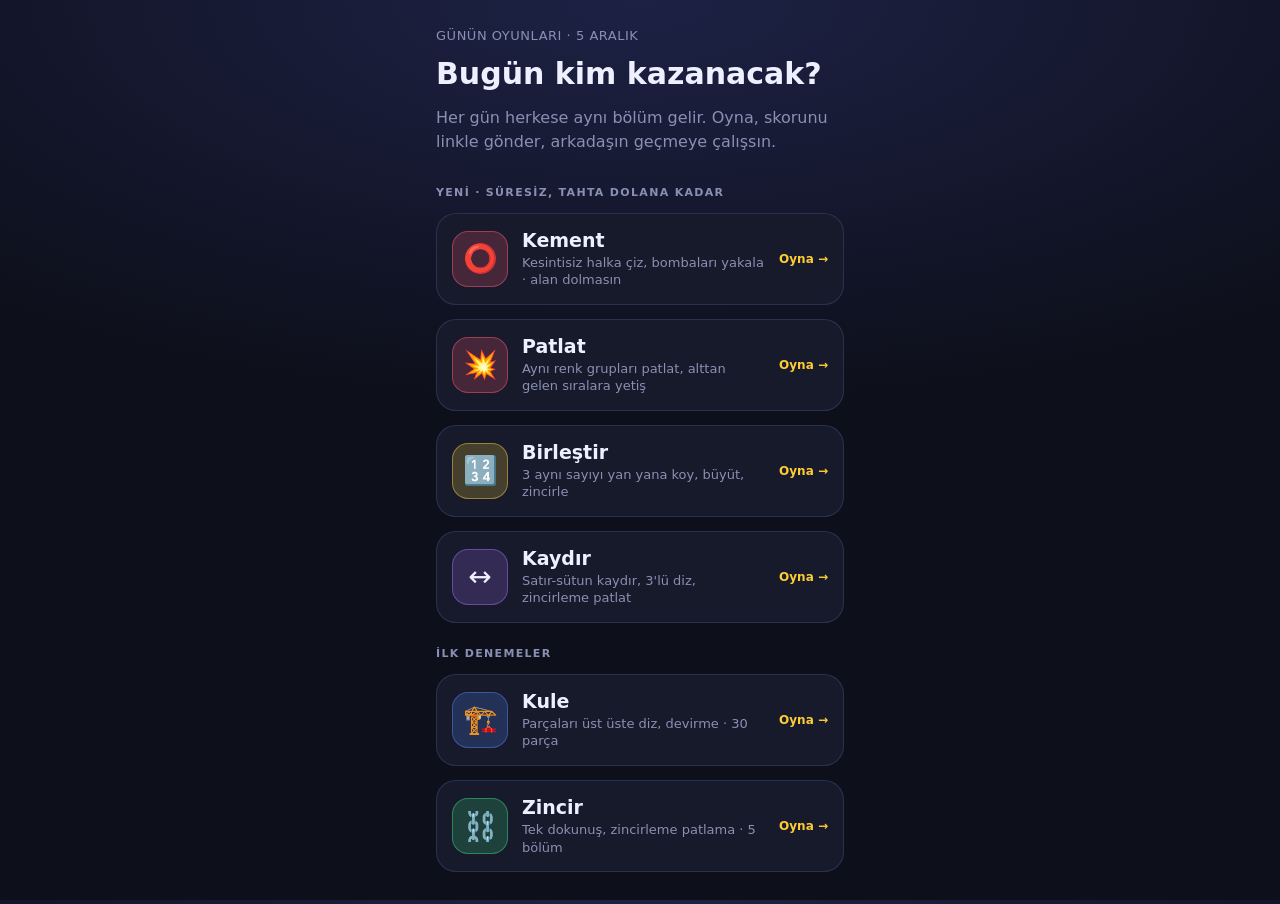
<file: index.html>
<!doctype html>
<html lang="tr">
<head>
<meta charset="utf-8">
<meta name="viewport" content="width=device-width,initial-scale=1,viewport-fit=cover">
<meta name="theme-color" content="#0d0f1a">
<meta name="mobile-web-app-capable" content="yes">
<meta name="apple-mobile-web-app-capable" content="yes">
<title>Günün Oyunları</title>
<link rel="stylesheet" href="ortak.css">
<style>
.hubw{max-width:440px;margin:0 auto;padding:max(28px,env(safe-area-inset-top)) 16px 32px;display:flex;flex-direction:column;gap:14px}
.kicker{color:var(--dim);font-size:13px;letter-spacing:.04em}
h1{font-size:30px;line-height:1.15}
.lead{color:var(--dim);line-height:1.5;margin-bottom:8px}
.sec{font-size:11px;font-weight:700;letter-spacing:.12em;color:var(--dim);margin-top:10px}
.gc{display:flex;align-items:center;gap:14px;padding:16px;border-radius:20px;background:var(--panel);box-shadow:inset 0 0 0 1px var(--line);color:var(--text);text-decoration:none;transition:transform .15s}
.gc:active{transform:scale(.98)}
.gc i{font-style:normal;font-size:28px;width:56px;height:56px;flex:none;border-radius:16px;display:grid;place-items:center;background:color-mix(in srgb,var(--c) 20%,transparent);box-shadow:inset 0 0 0 1px color-mix(in srgb,var(--c) 45%,transparent)}
.gc div{flex:1;display:flex;flex-direction:column;gap:3px;min-width:0}
.gc b{font-size:19px}
.gc small{color:var(--dim);font-size:13px;line-height:1.35}
.gc em{font-style:normal;font-size:12px;font-weight:700;color:var(--accent);white-space:nowrap}
</style>
</head>
<body class="hub">
<main class="hubw">
  <p class="kicker">GÜNÜN OYUNLARI · <span id="d"></span></p>
  <h1>Bugün kim kazanacak?</h1>
  <p class="lead">Her gün herkese aynı bölüm gelir. Oyna, skorunu linkle gönder, arkadaşın geçmeye çalışsın.</p>
  <p class="sec">YENİ · SÜRESİZ, TAHTA DOLANA KADAR</p>
  <a class="gc" href="kement.html" style="--c:#ff5d73"><i>⭕</i><div><b>Kement</b><small>Kesintisiz halka çiz, bombaları yakala · alan dolmasın</small></div><em id="b-kement3"></em></a>
  <a class="gc" href="patlat.html" style="--c:#ff5d73"><i>💥</i><div><b>Patlat</b><small>Aynı renk grupları patlat, alttan gelen sıralara yetiş</small></div><em id="b-patlat"></em></a>
  <a class="gc" href="birlestir.html" style="--c:#ffd23f"><i>🔢</i><div><b>Birleştir</b><small>3 aynı sayıyı yan yana koy, büyüt, zincirle</small></div><em id="b-birlestir"></em></a>
  <a class="gc" href="kaydir.html" style="--c:#a970ff"><i>↔️</i><div><b>Kaydır</b><small>Satır-sütun kaydır, 3'lü diz, zincirleme patlat</small></div><em id="b-kaydir"></em></a>
  <p class="sec">İLK DENEMELER</p>
  <a class="gc" href="kule.html" style="--c:#4f8bff"><i>🏗️</i><div><b>Kule</b><small>Parçaları üst üste diz, devirme · 30 parça</small></div><em id="b-kule"></em></a>
  <a class="gc" href="zincir.html" style="--c:#3ddc84"><i>⛓️</i><div><b>Zincir</b><small>Tek dokunuş, zincirleme patlama · 5 bölüm</small></div><em id="b-zincir"></em></a>
</main>
<script src="ortak.js"></script>
<script>
$('#d').textContent=DAY_LABEL.toLocaleUpperCase('tr');
const show={patlat:v=>v+' puan',birlestir:v=>v+' puan',kaydir:v=>v+' puan',kement3:v=>v+' puan',kule:v=>(v/100).toFixed(2)+' m',zincir:v=>v+' top'};
for(const k in show){const v=bestOf(k);$('#b-'+k).textContent=v?'⭐ '+show[k](v):'Oyna →'}
</script>
</body>
</html>
</file>
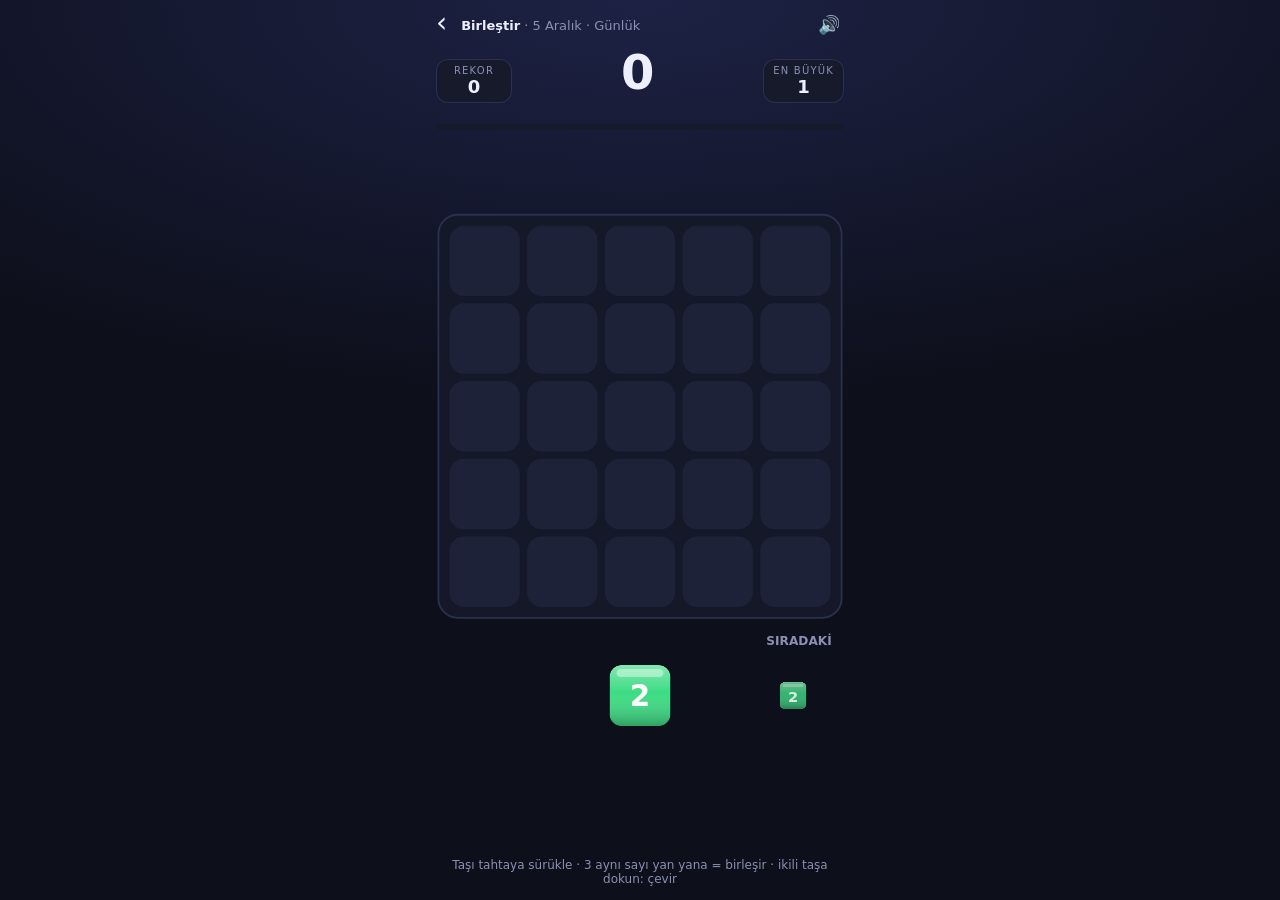
<file: birlestir.html>
<!doctype html>
<html lang="tr">
<head>
<meta charset="utf-8">
<meta name="viewport" content="width=device-width,initial-scale=1,maximum-scale=1,user-scalable=no,viewport-fit=cover">
<meta name="theme-color" content="#0d0f1a">
<meta name="mobile-web-app-capable" content="yes">
<meta name="apple-mobile-web-app-capable" content="yes">
<title>Birleştir</title>
<link rel="stylesheet" href="ortak.css">
</head>
<body class="game">
<div id="app">
  <header class="hud">
    <div class="stat"><small>REKOR</small><b id="best">0</b></div>
    <div class="score"><b id="score">0</b><small id="sub"></small></div>
    <div class="stat"><small>EN BÜYÜK</small><b id="max">1</b></div>
  </header>
  <div class="bar"><i id="prog"></i></div>
  <div class="stage"><canvas id="cv"></canvas></div>
  <p id="hint">Taşı tahtaya sürükle · 3 aynı sayı yan yana = birleşir · ikili taşa dokun: çevir</p>
</div>
<script src="ortak.js"></script>
<script>
const N=5,S=64,W=N*S,TRAY=128,H=W+TRAY,TY=W+TRAY/2+6;
const LV=['#4f8bff','#3ddc84','#ffd23f','#ffb020','#ff5d73','#ff7ad9','#a970ff','#26c6da','#eef0ff'];
const lvColor=l=>LV[(l-1)%LV.length], darkText=l=>[2,8].includes((l-1)%LV.length);
const cv=$('#cv'),ctx=cv.getContext('2d'),view=watchCanvas(cv,W,H,8);
let Rn,board,pops,piece,nextP,score,shown,maxLv,merges,over,busy,movers,drag;

function newPiece(){const lv=()=>{const x=Rn();return x<.5?1:x<.8?2:3};return Rn()<.35?{t:[lv(),lv()],rot:0}:{t:[lv()],rot:0}}
const cellsOf=(p,r,c)=>p.t.length<2?[[r,c]]:p.rot?[[r,c],[r+1,c]]:[[r,c],[r,c+1]];
const fits=(p,r,c)=>cellsOf(p,r,c).every(([y,x])=>y>=0&&y<N&&x>=0&&x<N&&!board[y*N+x]);
function canPlay(p){for(const rot of p.t.length<2?[0]:[0,1])for(let r=0;r<N;r++)for(let c=0;c<N;c++)if(fits({...p,rot},r,c))return true;return false}
function group(b,i){const lv=b[i];if(!lv)return[];const out=[i],seen=new Set(out);
  for(let q=0;q<out.length;q++){const j=out[q],r=j/N|0,c=j%N;for(const k of[r>0&&j-N,r<N-1&&j+N,c>0&&j-1,c<N-1&&j+1])if(k!==false&&!seen.has(k)&&b[k]===lv){seen.add(k);out.push(k)}}return out}
// self-check: groups stay within rows (no wrap from one row's end to the next)
{const b=Array(25).fill(0);b[4]=1;b[5]=1;b[0]=2;b[1]=2;b[6]=2;console.assert(group(b,4).length===1&&group(b,0).length===3,'group')}

function start(){Rn=rng(DAY+'-birlestir');board=Array(N*N).fill(0);pops=Array(N*N).fill(0);movers=[];
  piece=newPiece();nextP=newPiece();score=shown=merges=0;maxLv=1;over=busy=false;drag=null;hud()}
function hud(){$('#best').textContent=Math.max(score,bestOf('birlestir'));$('#max').textContent=maxLv;
  $('#prog').style.width=board.filter(Boolean).length/(N*N)*100+'%';$('#sub').textContent=TARGET?(score>TARGET?'✅ Hedefi geçtin':'🎯 Hedef '+TARGET):''}

// piece size/anchor helpers (world units)
const pSize=p=>p.t.length<2?[S,S]:p.rot?[S,2*S]:[2*S,S];
function anchorAt(px,py){const[w,h]=pSize(piece);return[Math.round((py-h/2)/S),Math.round((px-w/2)/S)]}
cv.addEventListener('pointerdown',e=>{if(over||busy)return;const p=toWorld(e,view);if(p.y<W)return;
  cv.setPointerCapture(e.pointerId);drag={sx:p.x,sy:p.y,x:p.x,y:p.y,moved:false,touch:e.pointerType!=='mouse'}});
cv.addEventListener('pointermove',e=>{if(!drag)return;const p=toWorld(e,view);if(Math.hypot(p.x-drag.sx,p.y-drag.sy)>8)drag.moved=true;
  // on touch, hold the piece above the finger so it stays visible
  drag.x=p.x;drag.y=p.y-(drag.touch&&drag.moved?S*1.3:0)});
cv.addEventListener('pointerup',()=>{const d=drag;drag=null;if(!d||over||busy)return;
  if(!d.moved){if(piece.t.length>1){piece.rot^=1;beep(520,.04,'square',.04)}return}
  const[r,c]=anchorAt(d.x,d.y);if(fits(piece,r,c))place(r,c)});
cv.addEventListener('pointercancel',()=>drag=null);

async function place(r,c){const cells=cellsOf(piece,r,c).map(([y,x])=>y*N+x);cells.forEach((j,k)=>{board[j]=piece.t[k];pops[j]=1});
  piece=nextP;nextP=newPiece();beep(300,.05,'triangle');buzz(10);busy=true;hud();
  let chain=0;
  for(const q=[...cells];q.length;){const p=q.shift(),lv=board[p];if(!lv)continue;const g=group(board,p);if(g.length<3)continue;
    chain++;merges++;
    for(const j of g)if(j!==p){movers.push({from:j,to:p,lv,t:0});board[j]=0}
    await sleep(170);
    const nl=lv+1,gain=nl*g.length*10*chain;board[p]=nl;pops[p]=1.4;score+=gain;
    const x=(p%N+.5)*S,y=((p/N|0)+.5)*S;burst(x,y,lvColor(nl),16);float('+'+gain,x,y-6,'#fff',24);
    if(nl>maxLv){maxLv=nl;if(nl>=5){toast(`✨ Yeni taş: ${nl}!`);shake()}}
    if(chain>1)praise(chain-2,W/2,W*.42);
    beep(262*2**((nl+chain*2)/12),.16,'triangle',.11);buzz(chain>1?[20,30,40]:20);hud();
    q.unshift(p);await sleep(110)} // the new tile may complete another trio: keep merging
  busy=false;hud();if(!canPlay(piece))end()}
function end(){over=true;
  setTimeout(()=>finish({key:'birlestir',score,title:'Tahtada yer kalmadı!',chips:['💎 en büyük taş: '+maxLv,'🔗 '+merges+' birleşme'],card:`💎 ${maxLv}'lık taş · 🔗 ${merges} birleşme\n`,again:start}),600)}

function step(){if(!board)return;for(let j=0;j<pops.length;j++)pops[j]=Math.max(0,pops[j]-.08);for(const m of movers)m.t++;movers=movers.filter(m=>m.t<11)}

function drawLv(lv,x,y,s,a=1){ctx.globalAlpha=a;ctx.drawImage(tileSprite(lvColor(lv)),x+3,y+3,s-6,s-6);
  ctx.fillStyle=darkText(lv)?'#1d2033':'#fff';ctx.font=`900 ${s*.42}px system-ui`;ctx.textAlign='center';ctx.textBaseline='middle';ctx.fillText(lv,x+s/2,y+s/2+2);ctx.globalAlpha=1}
function drawPiece(p,cx,cy,s,a=1){const[w,h]=pSize(p).map(v=>v*s/S);p.t.forEach((lv,k)=>drawLv(lv,cx-w/2+(p.rot?0:k*s),cy-h/2+(p.rot?k*s:0),s,a))}

function draw(){const v=view;if(!v.s||!board)return;const now=performance.now();worldView(ctx,cv,v);
  ctx.fillStyle='#141829';ctx.strokeStyle='#2a3150';ctx.lineWidth=1.5;ctx.beginPath();ctx.roundRect(-6,-6,W+12,W+12,16);ctx.fill();ctx.stroke();
  for(let j=0;j<N*N;j++){const x=(j%N)*S,y=(j/N|0)*S;ctx.fillStyle='#1d2238';ctx.beginPath();ctx.roundRect(x+3,y+3,S-6,S-6,12);ctx.fill()}
  // drag preview: ghost + glow on every tile that would merge
  let ghost=null;
  if(drag?.moved){const[r,c]=anchorAt(drag.x,drag.y);if(fits(piece,r,c)){ghost=cellsOf(piece,r,c).map(([y,x])=>y*N+x);
    const b=board.slice();ghost.forEach((j,k)=>b[j]=piece.t[k]);const hot=new Set();ghost.forEach(j=>{const g=group(b,j);if(g.length>=3)g.forEach(q=>hot.add(q))});
    ghost.forEach((j,k)=>drawLv(piece.t[k],(j%N)*S,(j/N|0)*S,S,.35));
    ctx.strokeStyle='#fff';ctx.lineWidth=3;ctx.globalAlpha=.6+.4*Math.sin(now/120);hot.forEach(j=>{ctx.beginPath();ctx.roundRect((j%N)*S+3,(j/N|0)*S+3,S-6,S-6,12);ctx.stroke()});ctx.globalAlpha=1}}
  for(let j=0;j<N*N;j++)if(board[j]){const z=1+pops[j]*.18,s=S*z,o=(s-S)/2;drawLv(board[j],(j%N)*S-o,(j/N|0)*S-o,s)}
  for(const m of movers){const k=m.t/10,e=k*k,x=((m.from%N)+((m.to%N)-(m.from%N))*e)*S,y=((m.from/N|0)+((m.to/N|0)-(m.from/N|0))*e)*S;drawLv(m.lv,x,y,S,1-k*.5)}
  // tray
  ctx.fillStyle='#8a90b3';ctx.font='700 10px system-ui';ctx.textAlign='left';ctx.textBaseline='middle';ctx.fillText('SIRADAKİ',W-56,W+26);
  drawPiece(nextP,W-34,TY,S*.45,.8);
  if(!drag?.moved&&!over){drawPiece(piece,W/2,TY,S*.9);if(piece.t.length>1){ctx.fillStyle='#8a90b3';ctx.textAlign='center';ctx.fillText('↻ dokun: çevir',W/2,H-6)}}
  if(drag?.moved)drawPiece(piece,drag.x,drag.y,S,.95);
  drawFx(ctx);
  if(shown<score)shown+=Math.ceil((score-shown)/6);else shown=score;$('#score').textContent=shown}

start();loop(step,draw);
</script>
</body>
</html>
</file>
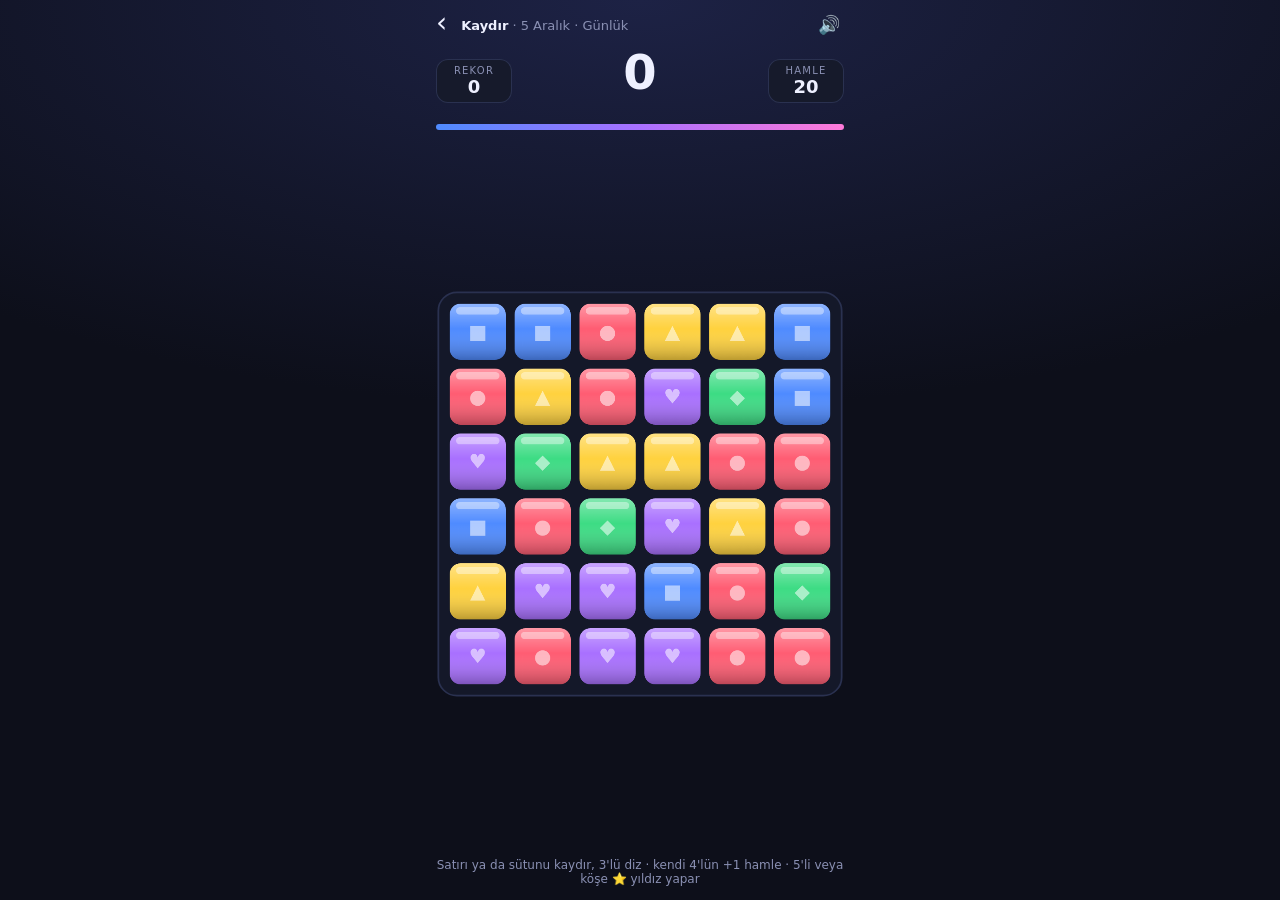
<file: kaydir.html>
<!doctype html>
<html lang="tr">
<head>
<meta charset="utf-8">
<meta name="viewport" content="width=device-width,initial-scale=1,maximum-scale=1,user-scalable=no,viewport-fit=cover">
<meta name="theme-color" content="#0d0f1a">
<meta name="mobile-web-app-capable" content="yes">
<meta name="apple-mobile-web-app-capable" content="yes">
<title>Kaydır</title>
<link rel="stylesheet" href="ortak.css">
</head>
<body class="game">
<div id="app">
  <header class="hud">
    <div class="stat"><small>REKOR</small><b id="best">0</b></div>
    <div class="score"><b id="score">0</b><small id="sub"></small></div>
    <div class="stat"><small>HAMLE</small><b id="moves">20</b></div>
  </header>
  <div class="bar"><i id="prog"></i></div>
  <div class="stage"><canvas id="cv"></canvas></div>
  <p id="hint">Satırı ya da sütunu kaydır, 3'lü diz · kendi 4'lün +1 hamle · 5'li veya köşe ⭐ yıldız yapar</p>
</div>
<script src="ortak.js"></script>
<script>
const N=6,S=56,W=N*S,H=W,START_MOVES=20;
const COLORS=['#ff5d73','#ffd23f','#4f8bff','#3ddc84','#a970ff'];
const cv=$('#cv'),ctx=cv.getContext('2d'),view=watchCanvas(cv,W,H,8);
// g[r*N+c] = {k: colour, star}; fall[j] = rows a tile still has to drop (drawn offset)
let Rn,g,fall,score,shown,moves,over,busy,drag,slide,flash,chainMax,starsFired;

const rnd=()=>({k:Rn()*COLORS.length|0,star:false});
function findRuns(b){const runs=[];
  for(let r=0;r<N;r++){let s=0;for(let c=1;c<=N;c++){if(c<N&&b[r*N+c].k===b[r*N+s].k)continue;if(c-s>=3)runs.push(Array.from({length:c-s},(_,i)=>r*N+s+i));s=c}}
  for(let c=0;c<N;c++){let s=0;for(let r=1;r<=N;r++){if(r<N&&b[r*N+c].k===b[s*N+c].k)continue;if(r-s>=3)runs.push(Array.from({length:r-s},(_,i)=>(s+i)*N+c));s=r}}
  return runs}
// shift a row/column by k cells (positive = right/down), wrapping around
function shifted(b,axis,idx,k){const nb=b.slice();for(let i=0;i<N;i++){const j=((i-k)%N+N)%N;if(axis==='row')nb[idx*N+i]=b[idx*N+j];else nb[i*N+idx]=b[j*N+idx]}return nb}
function hasMove(b){for(const axis of['row','col'])for(let idx=0;idx<N;idx++)for(let k=1;k<N;k++)if(findRuns(shifted(b,axis,idx,k)).length)return true;return false}
function fresh(){let b;do{b=[];for(let j=0;j<N*N;j++){let t;do t=rnd();while((j%N>=2&&b[j-1].k===t.k&&b[j-2].k===t.k)||(j>=2*N&&b[j-N].k===t.k&&b[j-2*N].k===t.k));b.push(t)}}while(!hasMove(b));return b}
// self-check: runs, wrap-around shift
{const b=Array.from({length:36},(_,j)=>({k:(j%N+(j/N|0)*2)%5}));b[0].k=b[1].k=b[2].k=9;
 console.assert(findRuns(b).some(r=>r.length===3&&r[0]===0),'findRuns');const s=shifted(b,'row',0,1);console.assert(s[1]===b[0]&&s[0]===b[5],'shift')}

function start(){Rn=rng(DAY+'-kaydir');g=fresh();fall=Array(N*N).fill(0);score=shown=chainMax=starsFired=0;moves=START_MOVES;over=busy=false;drag=slide=flash=null;hud()}
function hud(){$('#best').textContent=Math.max(score,bestOf('kaydir'));$('#moves').textContent=moves;$('#moves').style.color=moves<=3?'#ff5d73':'';
  $('#prog').style.width=Math.min(100,moves/START_MOVES*100)+'%';$('#sub').textContent=TARGET?(score>TARGET?'✅ Hedefi geçtin':'🎯 Hedef '+TARGET):''}

cv.addEventListener('pointerdown',e=>{if(busy||over||slide)return;const p=toWorld(e,view);if(p.x<0||p.y<0||p.x>=W||p.y>=H)return;
  cv.setPointerCapture(e.pointerId);drag={x:p.x,y:p.y,r:p.y/S|0,c:p.x/S|0}});
cv.addEventListener('pointermove',e=>{if(!drag)return;const p=toWorld(e,view),dx=p.x-drag.x,dy=p.y-drag.y;
  if(!slide&&Math.hypot(dx,dy)>10){const row=Math.abs(dx)>Math.abs(dy);slide={axis:row?'row':'col',idx:row?drag.r:drag.c,off:0,target:null}}
  if(slide&&slide.target==null)slide.off=(slide.axis==='row'?dx:dy)/S});
cv.addEventListener('pointerup',()=>{if(!drag)return;drag=null;if(slide&&slide.target==null)release()});
cv.addEventListener('pointercancel',()=>{drag=null;if(slide&&slide.target==null){slide.target=0;slide.done=null}});

function release(){const k=Math.round(slide.off);busy=true;
  if(((k%N)+N)%N===0){slide.target=k;slide.done=null;return}
  const nb=shifted(g,slide.axis,slide.idx,k);
  if(findRuns(nb).length){slide.target=k;slide.done=()=>{g=nb;moves--;hud();resolve()}}
  else{slide.target=0;slide.done=null;beep(140,.12,'square',.05);buzz(30)}} // no match: springs back, costs nothing

async function resolve(){busy=true;let chain=0;
  for(let runs;(runs=findRuns(g)).length;){chain++;
    const clear=new Set(runs.flat()),hits={};runs.flat().forEach(j=>hits[j]=(hits[j]||0)+1);
    // a 5-run or an L/T crossing leaves a star behind; a matched star blasts its row and column
    const born=new Set();for(const run of runs)if(run.length>=5)born.add(run[run.length>>1]);for(const j in hits)if(hits[j]>1)born.add(+j);
    const fired=new Set();for(let grew=true;grew;){grew=false;for(const j of[...clear])if(g[j].star&&!fired.has(j)){fired.add(j);const r=j/N|0,c=j%N;
      for(let i=0;i<N;i++)for(const q of[r*N+i,i*N+c])if(!clear.has(q)){clear.add(q);grew=true}}}
    born.forEach(j=>{if(!fired.has(j))clear.delete(j)});
    flash=clear;await sleep(140);flash=null;
    let bonus=0;if(chain===1)for(const run of runs)bonus+=run.length>=5?2:run.length===4?1:0; // only the player's own move earns moves; cascades earn points
    const gain=clear.size*10*chain+fired.size*60;score+=gain;moves+=bonus;starsFired+=fired.size;
    let sx=0,sy=0;clear.forEach(j=>{const x=(j%N+.5)*S,y=((j/N|0)+.5)*S;sx+=x;sy+=y;burst(x,y,COLORS[g[j].k],5)});sx/=clear.size;sy/=clear.size;
    float('+'+gain,sx,sy,'#fff',24);if(bonus)float('+'+bonus+' hamle',sx,sy+30,'#3ddc84',20);
    if(chain>1)praise(chain-2,W/2,H*.38);if(fired.size){shake();float('⭐ YILDIZ PATLADI!',W/2,H*.22,'#ffcc33',26)}
    born.forEach(j=>{if(!fired.has(j)){g[j]={k:g[j].k,star:true};float('⭐',(j%N+.5)*S,(j/N|0)*S,'#ffcc33',26)}});
    for(let k=0;k<4;k++)setTimeout(()=>beep(392*2**((k*3+chain*2)/12),.1,'triangle',.09),k*45);buzz(chain>1||fired.size?[20,30,40]:18);
    clear.forEach(j=>g[j]=null);
    for(let c=0;c<N;c++){let w=N-1;for(let r=N-1;r>=0;r--){const t=g[r*N+c];if(t){if(w!==r){g[w*N+c]=t;g[r*N+c]=null;fall[w*N+c]=w-r}w--}}
      for(let r=w;r>=0;r--){g[r*N+c]=rnd();fall[r*N+c]=w+1}}
    hud();await sleep(300)}
  chainMax=Math.max(chainMax,chain);
  if(!hasMove(g)){g=fresh();fall.fill(3);toast('🔀 Hamle kalmadı, karıştırıldı')}
  busy=false;hud();if(moves<=0)end()}
function end(){over=true;
  setTimeout(()=>finish({key:'kaydir',score,title:'Hamlen bitti!',chips:['🔗 en uzun zincir: x'+chainMax,'⭐ '+starsFired+' yıldız patladı'],card:`🔗 x${chainMax} zincir · ⭐ ${starsFired}\n`,again:start}),600)}

function step(){if(!g)return;for(let j=0;j<fall.length;j++)fall[j]=Math.max(0,fall[j]*.82-.03);
  if(slide&&slide.target!=null){slide.off+=(slide.target-slide.off)*.35;
    if(Math.abs(slide.target-slide.off)<.02){const done=slide.done;slide=null;if(done)done();else busy=false}}}

function gem(t,x,y,j){const px=x*S,py=y*S;ctx.drawImage(tileSprite(COLORS[t.k],SYMS[t.k]),px+3,py+3,S-6,S-6);
  if(t.star){ctx.save();ctx.shadowColor='#ffcc33';ctx.shadowBlur=12;ctx.strokeStyle='#ffe58a';ctx.lineWidth=3;ctx.beginPath();ctx.roundRect(px+4,py+4,S-8,S-8,12);ctx.stroke();ctx.restore();
    ctx.fillStyle='#fff';ctx.font='800 18px system-ui';ctx.textAlign='center';ctx.textBaseline='middle';ctx.fillText('★',px+S-14,py+14)}
  if(flash?.has(j)){ctx.fillStyle='rgba(255,255,255,.75)';ctx.beginPath();ctx.roundRect(px+3,py+3,S-6,S-6,12);ctx.fill()}}

function draw(){const v=view;if(!v.s||!g)return;worldView(ctx,cv,v);
  ctx.fillStyle='#141829';ctx.strokeStyle='#2a3150';ctx.lineWidth=1.5;ctx.beginPath();ctx.roundRect(-6,-6,W+12,H+12,16);ctx.fill();ctx.stroke();
  ctx.save();ctx.beginPath();ctx.rect(0,0,W,H);ctx.clip();
  if(slide){ctx.fillStyle='rgba(255,255,255,.06)';slide.axis==='row'?ctx.fillRect(0,slide.idx*S,W,S):ctx.fillRect(slide.idx*S,0,S,H)}
  for(let j=0;j<N*N;j++){const t=g[j];if(!t)continue;const r=j/N|0,c=j%N;
    if(slide&&(slide.axis==='row'?r===slide.idx:c===slide.idx)){const p=(slide.axis==='row'?c:r)+slide.off;
      for(const q of[p-N,p,p+N]){if(q<=-1||q>=N)continue;slide.axis==='row'?gem(t,q,r,j):gem(t,c,q,j)}continue} // wrap: tiles leaving one edge enter the other
    gem(t,c,r-fall[j],j)}
  ctx.restore();drawFx(ctx);
  if(shown<score)shown+=Math.ceil((score-shown)/6);else shown=score;$('#score').textContent=shown}

start();loop(step,draw);
</script>
</body>
</html>
</file>
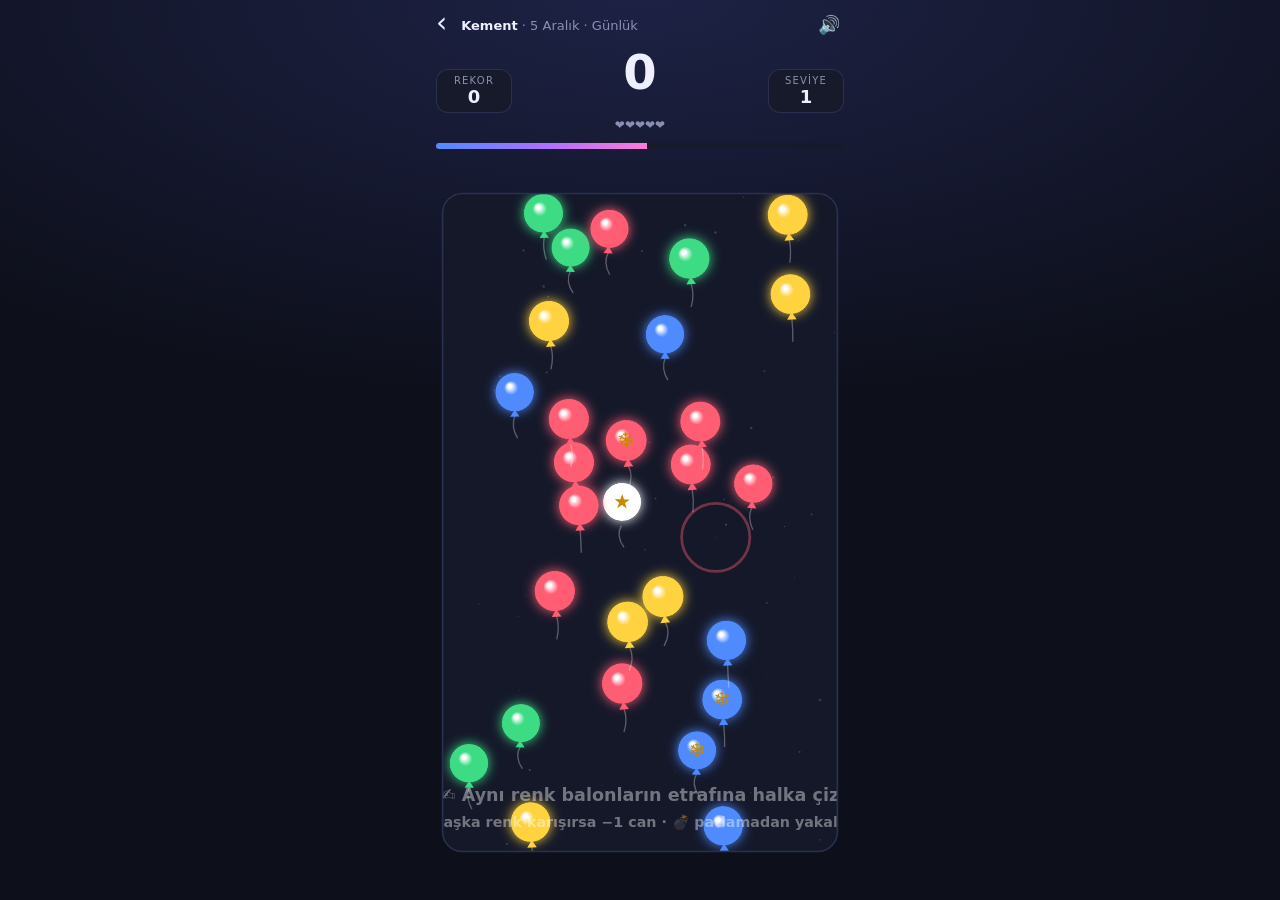
<file: kement.html>
<!doctype html>
<html lang="tr">
<head>
<meta charset="utf-8">
<meta name="viewport" content="width=device-width,initial-scale=1,maximum-scale=1,user-scalable=no,viewport-fit=cover">
<meta name="theme-color" content="#0d0f1a">
<meta name="mobile-web-app-capable" content="yes">
<meta name="apple-mobile-web-app-capable" content="yes">
<title>Kement</title>
<link rel="stylesheet" href="ortak.css">
<style>
.orb{position:fixed;left:0;top:0;width:12px;height:12px;margin:-6px 0 0 -6px;border-radius:50%;pointer-events:none;z-index:15}
.bump{animation:bump .22s ease-out}
@keyframes bump{40%{transform:scale(1.25)}}
#combo{white-space:nowrap}
#prog.hot{background:linear-gradient(90deg,#ff7a3d,#ff3b3b)}
#score{transition:color .15s,text-shadow .15s}
#score.big{color:var(--accent);text-shadow:0 0 22px rgba(255,204,51,.75)}
</style>
</head>
<body class="game">
<div id="app">
  <header class="hud">
    <div class="stat"><small>REKOR</small><b id="best">0</b></div>
    <div class="score"><b id="score">0</b><span id="combo"></span><small id="sub"></small></div>
    <div class="stat"><small>SEVİYE</small><b id="lvl">1</b></div>
  </header>
  <div class="bar"><i id="prog"></i></div>
  <div class="stage"><canvas id="cv"></canvas></div>
</div>
<script src="ortak.js"></script>
<script>
const W=360,H=600,R=18,CAP=56,START=28,MIN_FIELD=26,COMBO_S=2.5,FEVER_AT=5,FUSE=10*60,LEVEL_S=20,LIVES=5,KEY='kement3';
const POWERS=[[3,'⚡'],[5,'🔥'],[8,'🌈'],[12,'💥']]; // combo streak rewards
const SNAP=40,NEAR=90,SKIP=15,EDGE=R*.8; // auto-close distance, preview distance, recent trail points ignored, how far the line's "magnet" reaches
const COLORS=['#ff5d73','#ffd23f','#4f8bff','#3ddc84','#a970ff'];
const SPR=[...COLORS,'#ffffff'].map(ballSprite); // last one = joker
const PENTA=[0,2,4,7,9,12,14,16,19,21,24];
const LEVEL_MSG={2:'💣 Bombalar geldi: patlamadan halkala!',3:'🌈 Prizma geldi',5:'🟣 5. renk geldi!'};
const cv=$('#cv'),ctx=cv.getContext('2d'),view=watchCanvas(cv,W,H,6);
const stars=Array.from({length:44},()=>({x:Math.random()*W,y:Math.random()*H,v:.15+Math.random()*.35,s:.6+Math.random()*1.4}));
let Rn,lives,dots,spawns,score,disp,shown,combo,maxCombo,biggest,lastHit,gt,lt,level,nextSpawn,lastSpawn,frozenUntil,over,path,live,flashA,flashC,punch,quake,hitstop,
  edgeA=0,edgeC='#fff',bolts=[],rings,poppers,parts,flashes,ghosts,beatAt,defused,milestone,recordShown,startBest,popN=0,lastArr=0,lastPop=0;

function inPoly(p,poly){let ins=false;for(let i=0,j=poly.length-1;i<poly.length;j=i++){const a=poly[i],b=poly[j];
  if((a.y>p.y)!==(b.y>p.y)&&p.x<(b.x-a.x)*(p.y-a.y)/(b.y-a.y)+a.x)ins=!ins}return ins}
function distSeg(p,a,b){const dx=b.x-a.x,dy=b.y-a.y,l=dx*dx+dy*dy||1,t=clamp(((p.x-a.x)*dx+(p.y-a.y)*dy)/l,0,1);return Math.hypot(p.x-a.x-t*dx,p.y-a.y-t*dy)}
const nearEdge=(p,poly)=>{for(let i=0,j=poly.length-1;i<poly.length;j=i++)if(distSeg(p,poly[j],poly[i])<EDGE)return true;return false};
// what a loop holds: any second colour inside makes it mixed (costs a heart);
// same-colour balloons sitting right on the line count as inside (fat-finger friendly)
function judge(poly){const inside=dots.filter(d=>inPoly(d,poly)),cnt={};inside.forEach(d=>{if(d.c>=0)cnt[d.c]=(cnt[d.c]||0)+1});
  const col=Object.keys(cnt).length?+Object.keys(cnt).sort((a,b)=>cnt[b]-cnt[a])[0]:-1,strays=inside.filter(d=>d.c>=0&&d.c!==col);
  const ins=col<0?inside:[...inside,...dots.filter(d=>d.c===col&&!inside.includes(d)&&nearEdge(d,poly))];
  return{ins,col,strays,catch:ins.filter(d=>!strays.includes(d)),mixed:strays.length>0}}
// where segment ab crosses segment cd (strictly inside both), or null
function segX(a,b,c,d){const r1=b.x-a.x,r2=b.y-a.y,s1=d.x-c.x,s2=d.y-c.y,den=r1*s2-r2*s1;if(Math.abs(den)<1e-9)return null;
  const t=((c.x-a.x)*s2-(c.y-a.y)*s1)/den,u=((c.x-a.x)*r2-(c.y-a.y)*r1)/den;return t>0&&t<1&&u>0&&u<1?{x:a.x+t*r1,y:a.y+t*r2}:null}
const area=poly=>{let a=0;for(let i=0,j=poly.length-1;i<poly.length;j=i++)a+=(poly[j].x+poly[i].x)*(poly[j].y-poly[i].y);return Math.abs(a/2)};
// self-check: loop geometry, crossing detection, the one-stray rule, the line magnet
{const sq=[{x:0,y:0},{x:100,y:0},{x:100,y:100},{x:0,y:100}];console.assert(inPoly({x:50,y:50},sq)&&!inPoly({x:150,y:50},sq)&&area(sq)===1e4,'inPoly/area');
 const X=segX({x:0,y:0},{x:10,y:10},{x:0,y:10},{x:10,y:0});console.assert(X&&X.x===5&&X.y===5&&!segX({x:0,y:0},{x:1,y:0},{x:0,y:1},{x:1,y:1}),'segX');
 dots=[{x:30,y:30,c:0},{x:60,y:60,c:0},{x:50,y:40,c:-1}];console.assert(!judge(sq).mixed&&judge(sq).catch.length===3,'one colour + joker is clean');
 dots.push({x:105,y:50,c:0},{x:140,y:50,c:0});console.assert(judge(sq).catch.length===4,'same colour on the line counts, far away does not');
 dots.push({x:40,y:70,c:1});console.assert(judge(sq).mixed,'any second colour = mixed')}

// the day's stream of balloons (same for everyone); specials unlock with levels
const ncol=()=>level>=5?5:4;
function newItem(){const r=Rn(),c=Rn()*ncol()|0;let p=.06;if(r<p)return{c:-1,sp:'joker'};
  if(level>=2){p+=.07;if(r<p)return{c,sp:'bomb',fuse:FUSE}}p+=.025;if(r<p)return{c,sp:'ice'};if(level>=3){p+=.02;if(r<p)return{c,sp:'prism'}}return{c,sp:''}}
function placeItem(it,x,y){if(it.c>=0&&Rn()<.5){let nd=90,near=null;for(const o of dots)if(o.c>=0){const q=Math.hypot(o.x-x,o.y-y);if(q<nd){nd=q;near=o}}if(near)it={...it,c:near.c}}return it} // colours like company
function freeSpot(){let x,y;for(let k=0;k<25;k++){x=R+Rn()*(W-2*R);y=R+Rn()*(H-2*R);
  if(dots.every(o=>Math.hypot(o.x-x,o.y-y)>2*R+8)&&spawns.every(o=>Math.hypot(o.x-x,o.y-y)>2*R+8))break}return[x,y]}
const makeDot=(it,x,y,sz=.2)=>({...it,x,y,vx:(Rn()-.5)*.5,vy:(Rn()-.5)*.5,hot:0,ph:Rn()*6.28,sz,sq:0,kx:0,ky:0});
function queueSpawn(){const[x,y]=freeSpot();spawns.push({it:placeItem(newItem(),x,y),x,y,t:22})}
const basePace=()=>Math.max(.2,.95-(level-1)*.075), speedK=()=>Math.min(1.4,1+(level-1)*.06);
const crowd=()=>(dots.length+spawns.length)/CAP, feverOn=()=>combo>=FEVER_AT, colOf=d=>d.c<0?'#ffffff':COLORS[d.c];

function start(){Rn=rng(DAY+'-'+KEY);lives=LIVES;startBest=bestOf(KEY);dots=[];spawns=[];level=1;gt=lt=0;
  for(let i=0;i<START;i++){const[x,y]=freeSpot();dots.push(makeDot(placeItem(newItem(),x,y),x,y,1))}
  nextSpawn=1.2;lastSpawn=0;frozenUntil=0;score=disp=shown=combo=maxCombo=biggest=lastHit=flashA=punch=quake=hitstop=beatAt=defused=0;milestone=1500;recordShown=over=false;path=live=null;
  rings=[];poppers=[];parts=[];flashes=[];ghosts=[];bolts=[];flashC='#fff';hud()}
const bump=el=>{el.classList.remove('bump');void el.offsetWidth;el.classList.add('bump')};
function hud(){$('#best').textContent=Math.max(score,bestOf(KEY));$('#lvl').textContent=level;
  $('#sub').textContent=['❤️'.repeat(lives)+'🖤'.repeat(LIVES-lives),TARGET&&(score>TARGET?'✅ Hedefi geçtin':'🎯 Hedef '+TARGET)].filter(Boolean).join(' · ');
  const cb=$('#combo');cb.textContent=(feverOn()?'🔥x2 · ':'')+'KOMBO x'+combo+' → '+nextPower();cb.classList.toggle('on',combo>0);
  cb.style.background=feverOn()?'linear-gradient(90deg,#ff7a3d,#ff3d6e)':''}

// a glowing orb flies on an arc from where a balloon popped to the score
function flyTo(sel,wx,wy,color,delay,onArrive){const v=view,t=$(sel).getBoundingClientRect(),x0=v.r.left+v.ox+wx*v.s,y0=v.r.top+v.oy+wy*v.s,x1=t.left+t.width/2,y1=t.top+t.height/2;
  const e=document.createElement('i');e.className='orb';e.style.background=color;e.style.boxShadow=`0 0 14px 4px ${color}`;document.body.append(e);
  const mx=(x0+x1)/2+(Math.random()-.5)*180,my=y1+(y0-y1)*.35;
  e.animate([{transform:`translate(${x0}px,${y0}px) scale(.6)`},{transform:`translate(${mx}px,${my}px) scale(1.5)`,offset:.45},{transform:`translate(${x1}px,${y1}px) scale(.5)`}],
    {duration:720,delay,easing:'ease-in',fill:'both'}).onfinish=()=>{e.remove();onArrive()}}
function arrive(sel){bump($(sel));const now=performance.now();if(now-lastArr>35){lastArr=now;beep(1100+Math.random()*400,.03,'sine',.035);buzz(16)}}

// drawing: no straight auto-close. Crossing your own trail closes a loop right there and you keep drawing.
addEventListener('pointerdown',e=>{if(over||e.target.closest('button,a,.ov'))return;path=[toWorld(e,view)];live=null});
addEventListener('pointermove',e=>{if(!path)return;const evs=e.getCoalescedEvents?.();for(const ev of evs?.length?evs:[e])addPoint(toWorld(ev,view))});
addEventListener('pointerup',()=>{const nc=path&&nearClose(SNAP+10);path=live=null;if(nc&&catchable(judge(nc.poly)))closeLoop(nc.poly)}); // let go near your trail around a clean group: it closes
addEventListener('pointercancel',()=>{path=live=null});
function addPoint(p){if(!path)return;const l=path[path.length-1];if(Math.hypot(p.x-l.x,p.y-l.y)<4)return;
  for(let i=path.length-3;i>=0;i--){const X=segX(path[i],path[i+1],l,p);if(X){const poly=[X,...path.slice(i+1)];path=[X,p];closeLoop(poly);return}}
  path.push(p);if(path.length>600)path.shift();trail(p);
  // almost closed and something worth catching inside: finish the loop for the player
  const nc=nearClose(SNAP);if(nc&&area(nc.poly)>600&&catchable(judge(nc.poly))){path=[p];beep(1800,.04,'square',.05);buzz(30);closeLoop(nc.poly)}}
// nearest earlier point of the trail to the fingertip (ignoring the last few), within max
function nearClose(max=NEAR){if(!path||path.length<=SKIP)return null;const tip=path.at(-1);let best=-1,bd=max;
  for(let i=0;i<path.length-SKIP;i++){const d=Math.hypot(path[i].x-tip.x,path[i].y-tip.y);if(d<bd){bd=d;best=i}}return best<0?null:{i:best,d:bd,poly:path.slice(best)}}
const catchable=j=>!j.mixed&&(j.catch.length>=2||j.catch.some(d=>d.sp&&d.sp!=='joker'));
function closeLoop(poly){if(over||area(poly)<900)return;resolve(poly)} // ignore tiny accidental loops

const loopColor=j=>j.mixed?'#ff3b3b':j.catch.length>1?(j.col>=0?COLORS[j.col]:'#ffffff'):'#c8ccff';
function trail(p){const c=live?loopColor(live):`hsl(${performance.now()/4%360},90%,70%)`;
  for(let k=0;k<2;k++)parts.push({t:'spark',x:p.x,y:p.y,vx:(Math.random()-.5)*1.4,vy:(Math.random()-.5)*1.4,g:.03,drag:.94,rot:0,vr:0,life:.7,decay:.04,color:c,s:1.8})}

function resolve(poly){const j=judge(poly);if(!j.ins.length)return;
  const cx=j.ins.reduce((s,d)=>s+d.x,0)/j.ins.length,cy=j.ins.reduce((s,d)=>s+d.y,0)/j.ins.length;
  if(j.mixed){combo=0;lives--;j.ins.forEach(d=>d.hot=30);ghosts.push({pts:poly,col:'#ff3b3b',t:0}); // mixing colours costs a heart
    float('💔 KARIŞIK! −1 can',clamp(cx,120,W-120),cy,'#ff5d73',28);flashA=.35;flashC='#ff3b3b';quake=10;sweep(300,80,.4,'sawtooth',.1);buzz([150,60,150]);hud();
    if(lives<=0)gameOver('mixed');return}
  const got=j.catch;if(got.length<2&&!got.some(d=>d.sp&&d.sp!=='joker'))return; // a lone plain balloon is worth nothing; a lone special is fine
  // specials: bomb blasts its surroundings, prism takes its whole colour, ice freezes; they can set each other off
  const kill=new Set(got),fired=[];
  for(let grew=true;grew;){grew=false;for(const d of[...kill])if(!fired.includes(d)&&(d.sp==='bomb'||d.sp==='prism'||d.sp==='ice')){fired.push(d);if(d.sp==='ice')continue;
    for(const o of dots)if(!kill.has(o)&&(d.sp==='bomb'?Math.hypot(o.x-d.x,o.y-d.y)<100:o.c===d.c)){kill.add(o);grew=true}}}
  const n=got.length,k=kill.size;combo++;maxCombo=Math.max(maxCombo,combo);biggest=Math.max(biggest,k);lastHit=gt;
  const gain=(n*n*5+(k-n)*15)*Math.min(combo,10)*(feverOn()?2:1);score+=gain;keepBest(KEY,score); // multiplier capped at x10; best saved right away so leaving mid-game keeps it
  defused+=fired.filter(d=>d.sp==='bomb').length;
  const col=got.find(d=>d.c>=0)?COLORS[got.find(d=>d.c>=0).c]:'#ffffff';
  // balloons pop where they are: the loop's catch goes pa-pa-pa around the ring, bomb/prism extras ripple outward
  const ang=d=>Math.atan2(d.y-cy,d.x-cx),share=Math.floor(gain/k);
  [...got].sort((a,b)=>ang(a)-ang(b)).forEach((d,i)=>poppers.push({...d,t:3+i*3,i,pts:share}));
  [...kill].filter(d=>!got.includes(d)).forEach((d,i)=>poppers.push({...d,t:8+Math.hypot(d.x-cx,d.y-cy)/7|0,i:n+i,pts:share}));
  poppers[poppers.length-1].pts+=gain-share*k;
  dots=dots.filter(d=>!kill.has(d));ghosts.push({pts:poly,col,t:0});
  fired.forEach((d,i)=>setTimeout(()=>{
    if(d.sp==='bomb'){fireBlast(d.x,d.y,10);float('💥 ETKİSİZ!',d.x,d.y-26,'#ffb020',24)}
    else if(d.sp==='prism'){rings.push({x:d.x,y:d.y,r:R,max:W,col:COLORS[d.c],t:0});float('🌈 RENK PATLADI!',W/2,H*.3,COLORS[d.c],30);sweep(300,1500,.5,'triangle',.08);flashA=.5;flashC=COLORS[d.c];quake=10;fireworks(2);buzz([50,30,50,30,50,30,160])}
    else{frozenUntil=gt+3.5;float('❄️ DONDU!',W/2,H*.3,'#9be7ff',38);sweep(2400,700,.5,'triangle',.06);flashA=.45;flashC='#9be7ff';buzz([30,25,30,25,30,25,90])}},120+i*170));
  setTimeout(()=>explode(cx,cy,col,k,gain),(3+n*3+4)*17); // the finale, right after the last pop
  sweep(300,700,.12,'sine',.05);if(combo>1)bump($('#combo'));
  if(combo===FEVER_AT)setTimeout(()=>{float('🔥 ATEŞ MODU! x2',W/2,H*.24,'#ff7a3d',32);sweep(300,1200,.45,'square',.05);quake=8;fireworks(4);buzz([120,60,120,60,300])},260);
  if(k>=8&&lives<LIVES){lives++;setTimeout(()=>{float('+1 ❤️',W/2,H*.4,'#ff5d73',34);beep(880,.15,'triangle',.08);setTimeout(()=>beep(1320,.2,'triangle',.07),120);buzz([40,40,120])},300)} // a huge loop earns a heart back
  comboPower();milestones();hud()}

// streak rewards: free blasts at combo 3 (⚡ lightning), 8 (🌈 the most common colour), 12 and every 5 after (💥 the middle); combo 5 is fever
function comboPower(){const each=15*Math.min(combo,10);
  const blast=(list,label,color,delay=8)=>{if(!list.length)return;list.forEach((d,i)=>poppers.push({...d,t:delay+i*2,i:i%11,pts:each}));dots=dots.filter(d=>!list.includes(d));
    score+=each*list.length;keepBest(KEY,score);setTimeout(()=>banner(label,color),120)};
  if(combo===3){const t=[...dots].sort(()=>Math.random()-.5).slice(0,4);t.forEach(d=>bolts.push({x:d.x,y:d.y,t:0,seed:Math.random()}));
    blast(t,'⚡ ŞİMŞEK!','#9be7ff',6);flashA=.35;flashC='#bfe9ff';sweep(2200,90,.35,'sawtooth',.09);buzz([40,20,40,20,120])}
  else if(combo===8){const cnt={};dots.forEach(d=>{if(d.c>=0)cnt[d.c]=(cnt[d.c]||0)+1});const c=+Object.keys(cnt).sort((a,b)=>cnt[b]-cnt[a])[0];
    blast(dots.filter(d=>d.c===c).sort((a,b)=>a.y-b.y),'🌈 GÖKKUŞAĞI!',COLORS[c]);rings.push({x:W/2,y:H/2,r:R,max:W,col:COLORS[c],t:0});fireworks(2);buzz([50,30,50,30,50,30,180])}
  else if(combo>=12&&(combo-12)%5===0){const dc=d=>Math.hypot(d.x-W/2,d.y-H/2);blast(dots.filter(d=>dc(d)<170).sort((a,b)=>dc(a)-dc(b)),'💥 SÜPER PATLAMA!','#ff7a3d');
    rings.push({x:W/2,y:H/2,r:R,max:W,col:'#ff7a3d',t:0});quake=16;hitstop=5;fireworks(4);popSfx(.6,300,.4);buzz([150,50,150,50,300])}}
const nextPower=()=>{for(const[c,i]of POWERS)if(combo<c)return i+c;return '💥'+(12+5*Math.ceil((combo-11)/5))};

// one balloon bursting; the burst style rotates so a chain never looks the same twice
function balloonPop(p){const c=colOf(p),style=popN++%4,rnd=Math.random;
  if(style===0)for(let i=0;i<10;i++){const a=rnd()*6.283,v=2+rnd()*4.5;parts.push({t:'shard',x:p.x,y:p.y,vx:Math.cos(a)*v,vy:Math.sin(a)*v-1,g:.18,drag:.97,rot:a,vr:(rnd()-.5)*.5,life:1,decay:.022,color:c,s:4+rnd()*5})} // rubber shreds
  else if(style===1)for(let i=0;i<7;i++){const a=rnd()*6.283,v=2+rnd()*3.5;parts.push({t:'star',x:p.x,y:p.y,vx:Math.cos(a)*v,vy:Math.sin(a)*v-1.5,g:.1,drag:.97,rot:a,vr:.2,life:1,decay:.02,color:i%2?'#ffe58a':'#ffffff',s:5+rnd()*4})}
  else if(style===2)for(let i=0;i<5;i++)parts.push({t:'heart',x:p.x+(rnd()-.5)*20,y:p.y,vx:(rnd()-.5)*1.5,vy:-1.5-rnd()*2,g:-.02,drag:.98,rot:0,vr:0,life:1,decay:.018,color:i%2?c:'#ff7ad9',s:14+rnd()*10}) // hearts float up
  else for(let i=0;i<14;i++){const a=i/14*6.283;parts.push({t:'spark',x:p.x,y:p.y,vx:Math.cos(a)*3.8,vy:Math.sin(a)*3.8,g:.03,drag:.93,rot:0,vr:0,life:1,decay:.035,color:i%2?c:'#ffffff',s:2.5})} // sparkle ring
  for(let i=0;i<5;i++){const a=rnd()*6.283,v=1.5+rnd()*3.5;parts.push({t:'conf',x:p.x,y:p.y,vx:Math.cos(a)*v,vy:Math.sin(a)*v-2.5,g:.12,drag:.98,rot:rnd()*6,vr:(rnd()-.5)*.6,life:1,decay:.012,color:COLORS[rnd()*5|0]})}
  burst(p.x,p.y,'#ffffff',4);rings.push({x:p.x,y:p.y,r:R*.6,max:R*2.6,col:c,t:0});flashes.push({x:p.x,y:p.y,t:0});
  if(p.pts){float('+'+p.pts,p.x+(Math.random()-.5)*18,p.y-8,'#ffffff',22+Math.min(p.i,6));flyTo('#score',p.x,p.y,c,0,()=>{disp+=p.pts;arrive('#score')})}
  const now=performance.now();if(now-lastPop>25){lastPop=now;popSfx(.35,1300+rnd()*1000,.07);beep(523*2**(PENTA[Math.min(p.i,10)]/12),.08,'triangle',.05)}buzz(35)}
// fiery blast with smoke (bombs)
function fireBlast(x,y,q){const rnd=Math.random;for(let i=0;i<18;i++){const a=rnd()*6.283,v=2+rnd()*6;parts.push({t:'shard',x,y,vx:Math.cos(a)*v,vy:Math.sin(a)*v-1,g:.18,drag:.97,rot:a,vr:(rnd()-.5)*.6,life:1,decay:.022,color:['#ff3b3b','#ffb020','#ffd23f'][i%3],s:4+rnd()*7})}
  for(let i=0;i<8;i++)parts.push({t:'smoke',x:x+(rnd()-.5)*30,y:y+(rnd()-.5)*30,vx:0,vy:-.3-rnd()*.5,g:0,drag:1,rot:0,vr:0,life:1,decay:.018,color:'#8a8fa8',s:10+rnd()*12});
  burst(x,y,'#ffb020',24);rings.push({x,y,r:R,max:130,col:'#ff9a3d',t:0});flashes.push({x,y,t:0,big:1});
  quake=Math.max(quake,q);hitstop=3;popSfx(.6,380,.35);sweep(150,35,.5,'sawtooth',.14);buzz([120,50,160])}
// celebration: rockets climb from the bottom and burst into sparks and stars
function fireworks(n){for(let i=0;i<n;i++)setTimeout(()=>{parts.push({t:'rocket',x:50+Math.random()*(W-100),y:H+6,vx:(Math.random()-.5)*1.2,vy:-(9.5+Math.random()*2.5),g:.16,drag:1,rot:0,vr:0,life:1,decay:0,color:COLORS[Math.random()*5|0],s:3});sweep(500,1400,.5,'sine',.025)},i*220)}
function fwBurst(x,y,color){const cols=[color,'#ffffff',COLORS[Math.random()*5|0]];
  for(let i=0;i<46;i++){const a=i/46*6.283,v=2.2+Math.random()*2.6;parts.push({t:'spark',x,y,vx:Math.cos(a)*v,vy:Math.sin(a)*v,g:.05,drag:.97,rot:0,vr:0,life:1.2,decay:.016,color:cols[i%3],s:2.2})}
  for(let i=0;i<8;i++){const a=Math.random()*6.283,v=1+Math.random()*2;parts.push({t:'star',x,y,vx:Math.cos(a)*v,vy:Math.sin(a)*v,g:.04,drag:.97,rot:a,vr:.15,life:1,decay:.018,color:'#ffe58a',s:5})}
  rings.push({x,y,r:4,max:70,col:color,t:0});flashes.push({x,y,t:0});popSfx(.45,600+Math.random()*400,.25);buzz(60)}
let bannerSlot=0,bannerAt=0; // banners that arrive together stack downwards instead of overlapping
function banner(text,color){const now=performance.now();bannerSlot=now-bannerAt<1100?(bannerSlot+1)%3:0;bannerAt=now;float(text,W/2,H*.33+bannerSlot*50,color,32);sweep(600,1800,.35,'triangle',.07);buzz([40,30,40,30,120])}
function milestones(){while(score>=milestone){banner('⭐ '+milestone+' PUAN!','#ffcc33');fireworks(2);milestone+=milestone<6000?1500:3000}
  if(!recordShown&&startBest>0&&score>startBest){recordShown=true;setTimeout(()=>{banner('🏆 YENİ REKOR!','#ff7ad9');fireworks(5)},400)}}
function explode(cx,cy,col,n,gain){
  burst(cx,cy,col,10+n*4);
  rings.push({x:cx,y:cy,r:R,max:50+n*15,col,t:0});rings.push({x:cx,y:cy,r:R,max:30+n*8,col:'#ffffff',t:-3});if(n>=5)rings.push({x:cx,y:cy,r:R,max:90+n*16,col,t:-7});
  for(const d of dots){const dx=d.x-cx,dy=d.y-cy,dd=Math.hypot(dx,dy)||1;if(dd<170){const f=(1-dd/170)*(3+n*.5);d.kx+=dx/dd*f;d.ky+=dy/dd*f;d.sq=.6}} // the blast shoves neighbours
  flashA=Math.max(flashA,Math.min(.25,.05*n));if(flashC!=='#9be7ff')flashC=n>=5?'#ffffff':col;punch=Math.min(1,.3+n*.12);quake=Math.max(quake,Math.min(14,2+n*1.5));
  if(n>=5){for(let i=0;i<20+n*3;i++){const a=-Math.PI/2+(Math.random()-.5)*2.4,v=3+Math.random()*6;parts.push({t:'conf',x:cx,y:cy,vx:Math.cos(a)*v,vy:Math.sin(a)*v,g:.12,drag:.98,rot:Math.random()*6,vr:(Math.random()-.5)*.6,life:1.3,decay:.012,color:COLORS[i%5]})}
    hitstop=3;popSfx(.5,600,.25)} // big catch: confetti fountain + a beat of hit-stop
  if(n>=7)fireworks(3);else if(n>=5)fireworks(1);
  edgeA=.9;edgeC=col; // the arena's rim lights up in the caught colour
  {const s=$('#score');s.classList.add('big');clearTimeout(s._t);s._t=setTimeout(()=>s.classList.remove('big'),gain>=400?800:400)}
  float('+'+gain+(combo>1?'  ×'+Math.min(combo,10):''),clamp(cx,110,W-110),cy-10,feverOn()?'#ffcc33':'#fff',34+Math.min(n,8)*2);
  if(combo>1)float('KOMBO x'+combo,W/2,H*.12,feverOn()?'#ff7a3d':'#ffcc33',30);
  if(n>=4)praise(n>=12?4:n>=9?3:n>=7?2:n>=5?1:0,W/2,H*.25);
  for(let k=0;k<Math.min(n,7);k++)setTimeout(()=>beep(523*2**(PENTA[k+Math.min(combo,4)]/12),.12,'triangle',.07),k*45);
  sweep(160,45,.35,'sine',n>=4?.3:.16);buzz(n>=6?[120,50,120,50,240]:n>=4?[90,40,90,40,150]:[60,30,60])}

// a bomb whose fuse ran out: blows up and scatters 2 new balloons (the field fills faster)
function bombBlow(d){dots.splice(dots.indexOf(d),1);combo=0;fireBlast(d.x,d.y,16);rings.push({x:d.x,y:d.y,r:R,max:150,col:'#ff3b3b',t:-2});
  float('💥 BOMBA PATLADI! +2',d.x,d.y-26,'#ff5d73',22);flashA=.35;flashC='#ff3b3b';punch=1;
  for(let k=0;k<2;k++){const a=k/2*6.283+.4;spawns.push({it:{c:Rn()*ncol()|0,sp:''},x:clamp(d.x+Math.cos(a)*44,R,W-R),y:clamp(d.y+Math.sin(a)*44,R,H-R),t:8+k*5})}hud()}
// the field overflowed: lose a heart; the oldest balloons pop to make room and time stops for a moment
function overflow(){lives--;hud();if(lives<=0)return gameOver();
  const k=Math.ceil(dots.length*.4),gone=dots.slice(0,k);dots=dots.slice(k);spawns=[];gone.forEach((d,i)=>poppers.push({...d,t:6+i*2,i:i%11,pts:0}));
  frozenUntil=gt+2.5;combo=0;float('💔 TAŞTI!',W/2,H*.38,'#ff5d73',42);float(lives+' can kaldı',W/2,H*.38+42,'#fff',18);
  rings.push({x:W/2,y:H/2,r:R,max:W,col:'#ff5d73',t:0});flashA=.5;flashC='#ff3b3b';quake=14;hitstop=6;sweep(400,90,.6,'sawtooth',.12);buzz([200,80,200,80,350]);hud()}
function levelUp(){float('SEVİYE '+level,W/2,H*.4,'#26c6da',42);if(LEVEL_MSG[level])float(LEVEL_MSG[level],W/2,H*.4+42,'#fff',16);
  sweep(400,1600,.5,'triangle',.08);fireworks(5);buzz([80,50,80,50,220]);bump($('#lvl'));hud()}
function gameOver(why){over=true;path=live=null;float(why==='mixed'?'CAN BİTTİ!':'ALAN DOLDU!',W/2,H*.42,'#ff5d73',38);sweep(500,80,.8,'sawtooth',.1);buzz([250,80,250,80,450]);quake=14;
  [...dots].sort((a,b)=>a.y-b.y).forEach((d,i)=>poppers.push({...d,t:30+i*2,i:i%11,pts:0}));const k=dots.length;dots=[];spawns=[];
  const rec=score>startBest;if(rec)setTimeout(()=>fireworks(6),900);
  setTimeout(()=>{disp=score;finish({key:KEY,score,prev:startBest,title:rec?'Yeni rekor! 🎉':why==='mixed'?'Canın bitti!':'Alan doldu!',chips:['📈 seviye '+level,'⭕ en büyük: '+biggest,'🔥 x'+maxCombo+' kombo','💣 '+defused+' bomba'],
    card:`📈 Sv ${level} · ⭕ ${biggest}'li · 🔥 x${maxCombo}\n`,again:start})},Math.max(rec?2600:1800,(30+k*2)*17+600))}

function step(){if(!dots)return;if(hitstop>0){hitstop--;return} // hit-stop: the world holds its breath for a beat
  const now=performance.now(),frozen=gt<frozenUntil;gt+=1/60; // game clock only runs while the page is visible
  if(!over){
    if(frozen)nextSpawn+=1/60;else{lt+=1/60;const L=1+Math.floor(lt/LEVEL_S);if(L>level){level=L;levelUp()}
      // never wait for balloons: below MIN_FIELD they pour in fast; above it the level's normal pace adds pressure
      if(gt>=nextSpawn||dots.length+spawns.length<MIN_FIELD&&gt-lastSpawn>=.1){queueSpawn();lastSpawn=gt;nextSpawn=gt+basePace()}}
    if(!frozen)for(const s of spawns)if(--s.t<=0){dots.push(makeDot(s.it,s.x,s.y));if(now-lastPop>40){lastPop=now;beep(600+Math.random()*300,.04,'sine',.04)}}spawns=spawns.filter(s=>s.t>0);
    if(crowd()>=1)return overflow()}
  const sk=(path?.7:1)*speedK();
  for(const d of dots){d.ph+=.05;if(d.hot)d.hot--;d.sz+=(1-d.sz)*.15;d.sq*=.85;if(frozen)continue; // ice: nothing moves
    d.x+=d.vx*sk+d.kx;d.y+=d.vy*sk+d.ky;d.kx*=.88;d.ky*=.88;
    if(d.x<R&&d.vx<0||d.x>W-R&&d.vx>0){d.vx*=-1;d.sq=.5}if(d.y<R&&d.vy<0||d.y>H-R&&d.vy>0){d.vy*=-1;d.sq=.5}
    if(d.sp==='bomb'&&!over){d.fuse--;if(d.fuse<=120&&d.fuse%20===0){beep(1500,.03,'square',.03);buzz(14)}if(d.fuse<=0)bombBlow(d)}}
  if(!frozen)for(let i=0;i<dots.length;i++)for(let j=i+1;j<dots.length;j++){const a=dots[i],b=dots[j],dx=b.x-a.x,dy=b.y-a.y,dd=Math.hypot(dx,dy)||1,o=2*R+4-dd;
    if(o>0){const k=o/dd*.25;a.x-=dx*k;a.y-=dy*k;b.x+=dx*k;b.y+=dy*k} // never stack
    else if(a.c===b.c&&a.c>=0&&dd<110){const k=.0015;a.x+=dx*k;a.y+=dy*k;b.x-=dx*k;b.y-=dy*k}} // same colours drift together
  for(const d of dots){d.x=clamp(d.x,R,W-R);d.y=clamp(d.y,R,H-R)}
  // close to your own trail: preview what closing the loop would catch
  const nc=nearClose();if(nc){const j=judge(nc.poly),cnt=j.mixed?0:j.catch.length;
    if(cnt>=2&&cnt>(live?.cnt||0)){beep(500+cnt*70,.04,'sine',.05);buzz(25)}live={...j,cnt,to:path[nc.i]}}else live=null;
  for(const p of poppers)if(--p.t<=0)balloonPop(p);poppers=poppers.filter(p=>p.t>0);
  for(const r of rings){r.t++;if(r.t>0)r.r+=(r.max-r.r)*.18}rings=rings.filter(r=>r.t<28);
  for(const g of ghosts)g.t++;ghosts=ghosts.filter(g=>g.t<22);for(const b of bolts)b.t++;bolts=bolts.filter(b=>b.t<14);
  for(const f of flashes)f.t++;flashes=flashes.filter(f=>f.t<(f.big?9:6));
  flashA*=.86;punch*=.85;quake*=.86;edgeA*=.92;
  const fever=feverOn();
  if(fever&&!over&&Math.random()<.6)parts.push({t:'conf',x:Math.random()*W,y:-6,vx:Math.random()-.5,vy:1.5+Math.random()*2,g:.03,drag:.99,rot:Math.random()*6,vr:(Math.random()-.5)*.3,life:1.6,decay:.006,color:COLORS[Math.random()*5|0]}); // fever: confetti rainfor(const s of stars){s.y+=s.v*(fever?-3:frozen?0:1);if(s.y>H+4)s.y=-4;if(s.y<-4)s.y=H+4}
  if(combo&&gt-lastHit>COMBO_S){combo=0;hud()}
  const c=crowd();if(!over&&c>.8&&gt-beatAt>(c>.92?.45:.75)){beatAt=gt;beep(70,.12,'sine',.25);setTimeout(()=>beep(58,.1,'sine',.2),140);buzz(c>.92?[60,100,60]:45)}} // heartbeat when nearly full

function ballAt(d,x,y,r,sway=0){ctx.strokeStyle='rgba(255,255,255,.3)';ctx.lineWidth=1.2;ctx.beginPath();ctx.moveTo(x,y+r*1.25);ctx.quadraticCurveTo(x+sway*5,y+r*1.8,x-sway*3,y+r*2.4);ctx.stroke(); // string
  if(d.c>=0){ctx.fillStyle=COLORS[d.c];ctx.beginPath();ctx.moveTo(x,y+r*.9);ctx.lineTo(x-r*.24,y+r*1.28);ctx.lineTo(x+r*.24,y+r*1.28);ctx.closePath();ctx.fill()} // knot
  ctx.drawImage(SPR[d.c<0?5:d.c],x-r*1.6,y-r*1.6,r*3.2,r*3.2);
  const icon={joker:'★',bomb:'💣',prism:'🌈',ice:'❄️'}[d.sp];if(icon){ctx.fillStyle='#c48a00';ctx.font=`800 ${r*1.05}px system-ui`;ctx.fillText(icon,x,y+1)}}
// one particle list for everything that flies: shards, confetti, stars, hearts, sparks, smoke, rockets
function drawParts(){if(parts.length>900)parts.splice(0,parts.length-900);
  for(const p of parts){p.x+=p.vx;p.y+=p.vy;p.vy+=p.g;p.vx*=p.drag;p.vy*=p.drag;p.rot+=p.vr;p.life-=p.decay;
    if(p.t==='rocket'){if(p.vy>-1.5){p.life=0;fwBurst(p.x,p.y,p.color);continue}parts.push({t:'spark',x:p.x,y:p.y,vx:(Math.random()-.5)*.6,vy:1+Math.random(),g:.02,drag:.95,rot:0,vr:0,life:.6,decay:.04,color:'#ffd27a',s:1.6})}
    const a=Math.max(0,Math.min(1,p.life));if(!a)continue;ctx.globalAlpha=a;ctx.fillStyle=p.color;
    if(p.t==='shard'){ctx.save();ctx.translate(p.x,p.y);ctx.rotate(p.rot);ctx.beginPath();ctx.moveTo(-p.s,-p.s*.4);ctx.quadraticCurveTo(0,-p.s,p.s,-p.s*.2);ctx.lineTo(p.s*.3,p.s*.6);ctx.closePath();ctx.fill();ctx.restore()}
    else if(p.t==='conf'){const h=9*Math.abs(Math.cos(p.rot*2))+1;ctx.save();ctx.translate(p.x,p.y);ctx.rotate(p.rot);ctx.fillRect(-3,-h/2,6,h);ctx.restore()}
    else if(p.t==='star'){ctx.save();ctx.translate(p.x,p.y);ctx.rotate(p.rot);ctx.beginPath();for(let k=0;k<10;k++){const rr=k%2?p.s*.45:p.s,an=k*Math.PI/5-Math.PI/2;ctx.lineTo(Math.cos(an)*rr,Math.sin(an)*rr)}ctx.closePath();ctx.fill();ctx.restore()}
    else if(p.t==='heart'){ctx.font=`900 ${p.s}px system-ui`;ctx.fillText('♥',p.x,p.y)}
    else if(p.t==='smoke'){p.s+=.5;ctx.globalAlpha=a*.35;ctx.beginPath();ctx.arc(p.x,p.y,p.s,0,6.283);ctx.fill()}
    else if(p.t==='rocket'){ctx.beginPath();ctx.arc(p.x,p.y,3,0,6.283);ctx.fill()}
    else{ctx.strokeStyle=p.color;ctx.lineWidth=p.s;ctx.lineCap='round';ctx.beginPath();ctx.moveTo(p.x-p.vx*2.5,p.y-p.vy*2.5);ctx.lineTo(p.x,p.y);ctx.stroke()}} // spark streak
  ctx.globalAlpha=1;parts=parts.filter(p=>p.life>0&&p.y<H+40)}

function draw(){const v=view;if(!v.s||!dots)return;const now=performance.now(),fever=feverOn(),frozen=gt<frozenUntil,c=crowd(),danger=!over&&c>.8;
  worldView(ctx,cv,v);
  if(quake>.3)ctx.translate((Math.random()-.5)*quake,(Math.random()-.5)*quake); // camera shake
  if(punch>.01){const z=1+punch*.035;ctx.translate(W/2,H/2);ctx.scale(z,z);ctx.translate(-W/2,-H/2)} // zoom punch on catches
  ctx.fillStyle='#141829';ctx.beginPath();ctx.roundRect(0,0,W,H,18);ctx.fill();
  ctx.save();ctx.clip();ctx.textAlign='center';ctx.textBaseline='middle';
  if(combo>1){const hue=(200+combo*28)%360,g=ctx.createRadialGradient(W/2,H,20,W/2,H,H*.9);g.addColorStop(0,`hsla(${hue},90%,60%,${Math.min(.3,.06+combo*.025)})`);g.addColorStop(1,'hsla(0,0%,0%,0)');ctx.fillStyle=g;ctx.fillRect(0,0,W,H)} // the arena warms up as the combo climbs
  if(fever){const g=ctx.createLinearGradient(0,H,0,0);g.addColorStop(0,`rgba(255,90,40,${.22+.08*Math.sin(now/140)})`);g.addColorStop(1,'rgba(255,40,110,0)');ctx.fillStyle=g;ctx.fillRect(0,0,W,H)}
  if(frozen){ctx.fillStyle=`rgba(120,210,255,${.12+.05*Math.sin(now/200)})`;ctx.fillRect(0,0,W,H)}
  ctx.fillStyle=fever?'#ff9a5a':'#ffffff';for(const s of stars){ctx.globalAlpha=fever?.6:.18;ctx.fillRect(s.x,s.y,s.s,s.s)}ctx.globalAlpha=1;
  for(const g of ghosts){const k=g.t/22;ctx.beginPath();g.pts.forEach((p,i)=>i?ctx.lineTo(p.x,p.y):ctx.moveTo(p.x,p.y));ctx.closePath();
    ctx.globalAlpha=(1-k)*.25;ctx.fillStyle=g.col;ctx.fill();ctx.globalAlpha=1-k;ctx.strokeStyle=g.col;ctx.lineWidth=6*(1-k)+1;ctx.lineJoin='round';ctx.stroke()}ctx.globalAlpha=1; // the loop you just closed
  for(const s of spawns){const k=1-s.t/22,col=colOf(s.it);ctx.globalAlpha=.35+.5*k;ctx.strokeStyle=col;ctx.lineWidth=2.5;ctx.beginPath();ctx.arc(s.x,s.y,R*(1.8-k*.8),0,6.283);ctx.stroke();
    ctx.globalAlpha=k*.6;ballAt(s.it,s.x,s.y,R*k*.8);ctx.globalAlpha=1} // portal: a balloon is about to appear
  if(path&&path.length>1){const j=live||{catch:[],mixed:false,col:-1},col=fever&&!j.mixed?`hsl(${now/3%360},100%,62%)`:live?loopColor(j):'#c8ccff';
    ctx.beginPath();path.forEach((p,i)=>i?ctx.lineTo(p.x,p.y):ctx.moveTo(p.x,p.y));
    ctx.lineJoin=ctx.lineCap='round';ctx.lineWidth=7;ctx.strokeStyle=col;ctx.shadowColor=col;ctx.shadowBlur=18;ctx.stroke();ctx.shadowBlur=0;ctx.lineWidth=1.8;ctx.strokeStyle='rgba(255,255,255,.8)';ctx.stroke();
    const s0=path[0],tip=path.at(-1);ctx.strokeStyle=col;ctx.lineWidth=2;ctx.globalAlpha=.5+.3*Math.sin(now/120);ctx.beginPath();ctx.arc(s0.x,s0.y,10,0,6.283);ctx.stroke();ctx.globalAlpha=1; // where to come back to
    if(live){ctx.setLineDash([5,7]);ctx.beginPath();ctx.moveTo(tip.x,tip.y);ctx.lineTo(live.to.x,live.to.y);ctx.stroke();ctx.setLineDash([])}
    ctx.fillStyle=col;ctx.shadowColor=col;ctx.shadowBlur=22;ctx.beginPath();ctx.arc(tip.x,tip.y,6+Math.sin(now/80)*1.5,0,6.283);ctx.fill();ctx.shadowBlur=0}
  for(const d of dots){const inL=live?.catch.includes(d)&&!live.mixed,stray=live?.strays.includes(d)&&!live.mixed,r=R*d.sz*(1+.04*Math.sin(d.ph))*(inL?1.15:1);
    const x=d.x+(d.hot?Math.sin(d.hot*1.3)*4:inL?Math.sin(now/40)*1.2:0),sx=1+d.sq*.25,sy=1-d.sq*.2; // squash after bumps
    ctx.save();ctx.translate(x,d.y);ctx.rotate(Math.sin(d.ph*.6)*.09);ctx.scale(sx,sy);ballAt(d,0,0,r,Math.sin(d.ph));ctx.restore(); // balloons sway on their strings
    if(d.sp==='bomb'){const k=d.fuse/FUSE,blink=d.fuse<120&&Math.sin(now/50)>0;ctx.strokeStyle=blink?'#ffffff':'#ff3b3b';ctx.lineWidth=3;ctx.beginPath();ctx.arc(x,d.y,r+5,-Math.PI/2,-Math.PI/2+6.283*k);ctx.stroke()} // fuse
    if(frozen){ctx.strokeStyle='rgba(190,240,255,.8)';ctx.lineWidth=2;ctx.beginPath();ctx.arc(x,d.y,r+2,0,6.283);ctx.stroke()}
    if(inL||stray){ctx.strokeStyle=stray?'#ff5d73':'#fff';ctx.lineWidth=2.5;ctx.setLineDash(stray?[4,4]:[]);ctx.beginPath();ctx.arc(x,d.y,r+4,0,6.283);ctx.stroke();ctx.setLineDash([])}}
  // caught balloons waiting their turn: they swell and tremble, then burst
  for(const p of poppers){const k=p.t<6?1-p.t/6:0,r=R*(1.08+k*.45),x=p.x+Math.sin(now/25+p.i)*(1+k*2);ballAt(p,x,p.y,r);
    ctx.strokeStyle='rgba(255,255,255,.9)';ctx.lineWidth=2;ctx.beginPath();ctx.arc(x,p.y,r+3,0,6.283);ctx.stroke()}
  for(const f of flashes){const k=f.t/(f.big?9:6);ctx.globalAlpha=1-k;ctx.fillStyle='#fff';ctx.beginPath();ctx.arc(f.x,f.y,R*(f.big?2.2:1.1)*(1+k*.8),0,6.283);ctx.fill()}ctx.globalAlpha=1;
  for(const r of rings)if(r.t>0){ctx.globalAlpha=1-r.t/28;ctx.strokeStyle=r.col;ctx.lineWidth=6*(1-r.t/28)+1;ctx.beginPath();ctx.arc(r.x,r.y,r.r,0,6.283);ctx.stroke()}ctx.globalAlpha=1;
  for(const b of bolts){ctx.globalAlpha=1-b.t/14;ctx.strokeStyle='#e6f7ff';ctx.shadowColor='#7fd8ff';ctx.shadowBlur=18;ctx.lineWidth=3;ctx.beginPath();ctx.moveTo(b.x+b.seed*60-30,-10);
    for(let s=1;s<=8;s++)ctx.lineTo(b.x+(s<8?Math.sin(b.seed*99+s*7.3)*26*(1-s/8):0),-10+(b.y+10)*s/8);ctx.stroke();ctx.shadowBlur=0}ctx.globalAlpha=1; // lightning bolts
  drawParts();drawFx(ctx);
  if(combo>0&&!over){ctx.fillStyle=fever?'#ff7a3d':'#ffcc33';ctx.fillRect(0,0,W*Math.max(0,1-(gt-lastHit)/COMBO_S),4)} // combo fuse
  if(danger){const g=ctx.createRadialGradient(W/2,H/2,H*.3,W/2,H/2,H*.75);g.addColorStop(0,'rgba(255,40,40,0)');g.addColorStop(1,`rgba(255,40,40,${.18+.14*Math.sin(now/(c>.92?80:140))})`);ctx.fillStyle=g;ctx.fillRect(0,0,W,H)}
  if(flashA>.01){ctx.globalAlpha=flashA;ctx.fillStyle=flashC;ctx.fillRect(0,0,W,H);ctx.globalAlpha=1}
  if(edgeA>.02){ctx.globalAlpha=edgeA;ctx.strokeStyle=edgeC;ctx.lineWidth=14;ctx.shadowColor=edgeC;ctx.shadowBlur=26;ctx.strokeRect(0,0,W,H);ctx.shadowBlur=0;ctx.globalAlpha=1}
  if(gt<6&&!over&&score===0){ctx.globalAlpha=.7+.3*Math.sin(now/300);ctx.fillStyle='#fff';ctx.font='700 16px system-ui';ctx.fillText('✍️ Aynı renk balonların etrafına halka çiz',W/2,H-50);
    ctx.font='600 13px system-ui';ctx.fillText('Başka renk karışırsa −1 can · 💣 patlamadan yakala',W/2,H-26);ctx.globalAlpha=1}
  ctx.restore();
  ctx.lineWidth=fever?2.5:1.5;ctx.strokeStyle=fever?`hsl(${now/3%360},100%,60%)`:danger?'#ff3b3b':'#2a3150';ctx.beginPath();ctx.roundRect(0,0,W,H,18);ctx.stroke();
  if(shown<disp)shown+=Math.ceil((disp-shown)/5);else shown=disp;$('#score').textContent=shown;
  const pg=$('#prog');pg.style.width=Math.min(100,c*100)+'%';pg.classList.toggle('hot',c>.8)}

start();loop(step,draw);
</script>
</body>
</html>
</file>
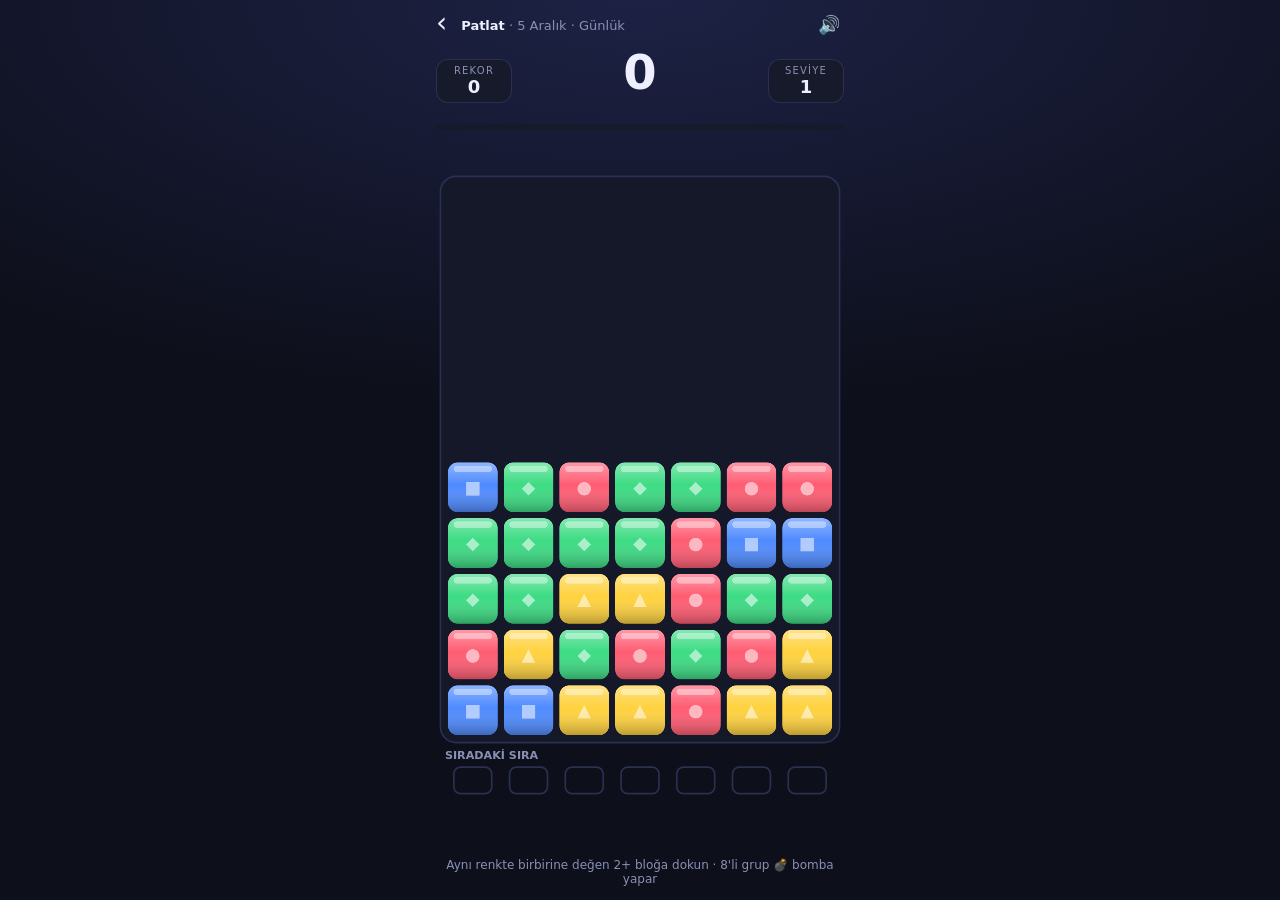
<file: patlat.html>
<!doctype html>
<html lang="tr">
<head>
<meta charset="utf-8">
<meta name="viewport" content="width=device-width,initial-scale=1,maximum-scale=1,user-scalable=no,viewport-fit=cover">
<meta name="theme-color" content="#0d0f1a">
<meta name="mobile-web-app-capable" content="yes">
<meta name="apple-mobile-web-app-capable" content="yes">
<title>Patlat</title>
<link rel="stylesheet" href="ortak.css">
</head>
<body class="game">
<div id="app">
  <header class="hud">
    <div class="stat"><small>REKOR</small><b id="best">0</b></div>
    <div class="score"><b id="score">0</b><small id="sub"></small></div>
    <div class="stat"><small>SEVİYE</small><b id="lvl">1</b></div>
  </header>
  <div class="bar"><i id="prog"></i></div>
  <div class="stage"><canvas id="cv"></canvas></div>
  <p id="hint">Aynı renkte birbirine değen 2+ bloğa dokun · 8'li grup 💣 bomba yapar</p>
</div>
<script src="ortak.js"></script>
<script>
const COLS=7,ROWS=10,S=50,GH=ROWS*S,W=COLS*S,H=GH+62;
const COLORS=['#ff5d73','#ffd23f','#4f8bff','#3ddc84','#a970ff'];
const cv=$('#cv'),ctx=cv.getContext('2d'),view=watchCanvas(cv,W,H,8);
// cols[c] = tiles bottom→top; tile = {k: colour (-1 = bomb), y: drawn row, animates toward its index}
let Rn,cols,next,fill,rows,score,shown,bestGroup,over,ghosts;

const level=()=>1+Math.floor(rows/5);
const newRow=()=>Array.from({length:COLS},()=>Rn()*(rows<15?4:5)|0); // 5th colour from level 4
function groupAt(c,i){const k=cols[c]?.[i]?.k;if(k==null||k<0)return[];const seen=new Set([c+','+i]),out=[[c,i]];
  for(let q=0;q<out.length;q++){const[x,y]=out[q];for(const[dx,dy]of[[1,0],[-1,0],[0,1],[0,-1]]){const nx=x+dx,ny=y+dy,key=nx+','+ny;
    if(!seen.has(key)&&cols[nx]?.[ny]?.k===k){seen.add(key);out.push([nx,ny])}}}return out}
const hasMove=()=>cols.some((col,c)=>col.some((t,i)=>t.k<0||cols[c+1]?.[i]?.k===t.k||col[i+1]?.k===t.k));

function start(){Rn=rng(DAY+'-patlat');rows=0;cols=Array.from({length:COLS},()=>[]);
  for(let r=0;r<5;r++)newRow().forEach((k,c)=>cols[c].push({k,y:r}));
  next=newRow();fill=0;score=shown=bestGroup=0;over=false;ghosts=[];hud()}
// self-check: flood fill finds the connected same-colour group only
{Rn=rng('t');cols=[[{k:1},{k:1}],[{k:1},{k:2}],[{k:2}]];console.assert(groupAt(0,0).length===3&&groupAt(1,1).length===1&&hasMove(),'groupAt');
 cols=[[{k:1}],[{k:2}]];console.assert(!hasMove(),'hasMove')}

function hud(){$('#best').textContent=Math.max(score,bestOf('patlat'));$('#lvl').textContent=level();
  $('#prog').style.width=fill/COLS*100+'%';$('#sub').textContent=TARGET?(score>TARGET?'✅ Hedefi geçtin':'🎯 Hedef '+TARGET):''}

cv.addEventListener('pointerdown',e=>{if(over)return;const p=toWorld(e,view),c=Math.floor(p.x/S),i=Math.floor((GH-p.y)/S),t=cols[c]?.[i];if(!t)return;
  let gone;
  if(t.k<0){gone=[];for(let x=c-1;x<=c+1;x++)for(let y=i-1;y<=i+1;y++)if(cols[x]?.[y])gone.push([x,y])}
  else{gone=groupAt(c,i);if(gone.length<2){t.shake=14;beep(150,.05,'square',.04);return}}
  pop(gone,c,i,t.k<0)});

function pop(gone,c,i,bomb){const n=gone.length,gain=bomb?n*15:n*n*5;score+=gain;if(!bomb)bestGroup=Math.max(bestGroup,n);
  const makeBomb=!bomb&&n>=8;if(makeBomb){cols[c][i].k=-1;cols[c][i].born=1}
  const rm=new Set();
  for(const[x,y]of gone){const t=cols[x][y];if(makeBomb&&x===c&&y===i)continue;rm.add(t);
    const col=t.k<0?'#ffffff':COLORS[t.k];ghosts.push({x:x*S,y:GH-(t.y+1)*S,col,t:0});burst(x*S+S/2,GH-(t.y+.5)*S,col,5)}
  for(let x=0;x<COLS;x++)cols[x]=cols[x].filter(t=>!rm.has(t));
  const cx=c*S+S/2,cy=GH-(i+.5)*S;float('+'+gain,cx,cy,'#fff',24);
  const tier=[5,8,11,15,20].filter(v=>n>=v).length-1;if(tier>=0)praise(tier,W/2,GH*.32);
  if(makeBomb)float('💣 BOMBA!',cx,cy-36,'#ffcc33',22);if(bomb)float('💥',cx,cy,'#fff',60);
  if(n>=8||bomb){shake();buzz([20,30,40])}else buzz(15);
  for(let k=0;k<Math.min(n,10);k++)setTimeout(()=>beep(392*2**(k/6),.09,'triangle',.08),k*30);
  fill+=rows>=30?2:1;if(fill>=COLS)rise();
  while(!over&&!hasMove())rise(); // nothing left to tap: bring the next row now
  hud()}

function rise(){if(cols.some(col=>col.length>=ROWS)){end();return}
  next.forEach((k,c)=>cols[c].unshift({k,y:-1}));rows++;next=newRow();fill=0;beep(90,.15,'sine',.12);buzz(25);
  if(rows%5===0){toast('📈 Seviye '+level())}
  if(cols.some(col=>col.length>=ROWS-1))toast('⚠️ Tepeye çok yakın!')}
function end(){over=true;
  setTimeout(()=>finish({key:'patlat',score,title:'Bloklar tepeye ulaştı!',chips:['💥 en büyük grup: '+bestGroup,'📈 seviye '+level()],card:`💥 ${bestGroup}'li grup · 📈 Sv ${level()}\n`,again:start}),700)}

function step(){if(!cols)return;
  for(const col of cols)col.forEach((t,i)=>{t.y+=(i-t.y)*.28;if(Math.abs(i-t.y)<.01)t.y=i;if(t.shake)t.shake--;if(t.born)t.born=Math.max(0,t.born-.05)});
  for(const g of ghosts)g.t++;ghosts=ghosts.filter(g=>g.t<12)}

function draw(){const v=view;if(!v.s||!cols)return;const now=performance.now();worldView(ctx,cv,v);
  ctx.fillStyle='#141829';ctx.strokeStyle='#2a3150';ctx.lineWidth=1.5;ctx.beginPath();ctx.roundRect(-4,-4,W+8,GH+8,14);ctx.fill();ctx.stroke();
  const danger=cols.some(col=>col.length>=ROWS-1);
  if(danger){ctx.fillStyle=`rgba(255,59,59,${.12+.1*Math.sin(now/150)})`;ctx.fillRect(0,0,W,S)}
  ctx.save();ctx.beginPath();ctx.rect(0,0,W,GH);ctx.clip();
  for(let c=0;c<COLS;c++)for(const t of cols[c]){const x=c*S+(t.shake?Math.sin(t.shake*1.4)*3:0),y=GH-(t.y+1)*S,z=1+(t.born||0)*.25,o=(S-4)*(z-1)/2;
    if(t.k<0){ctx.drawImage(tileSprite('#30365a'),x+2-o,y+2-o,(S-4)*z,(S-4)*z);ctx.font='26px system-ui';ctx.textAlign='center';ctx.textBaseline='middle';ctx.fillText('💣',x+S/2,y+S/2+1)}
    else ctx.drawImage(tileSprite(COLORS[t.k],SYMS[t.k]),x+2,y+2,S-4,S-4)}
  for(const g of ghosts){const k=1-g.t/12,o=(S-4)*(1-k)/2;ctx.globalAlpha=k;ctx.drawImage(tileSprite(g.col),g.x+2+o,g.y+2+o,(S-4)*k,(S-4)*k)}ctx.globalAlpha=1;
  ctx.restore();
  // upcoming row: one more cell revealed per tap; when full it pushes in from below
  ctx.fillStyle='#8a90b3';ctx.font='700 10px system-ui';ctx.textAlign='left';ctx.textBaseline='middle';ctx.fillText('SIRADAKİ SIRA',0,GH+16);
  for(let c=0;c<COLS;c++){const x=c*S+8,y=GH+26,s=S-16;
    if(c<fill)ctx.drawImage(tileSprite(COLORS[next[c]],SYMS[next[c]]),x,y,s,s*.7);
    else{ctx.strokeStyle='#2a3150';ctx.lineWidth=1.5;ctx.beginPath();ctx.roundRect(x,y,s,s*.7,6);ctx.stroke()}}
  drawFx(ctx);
  if(shown<score)shown+=Math.ceil((score-shown)/6);else shown=score;$('#score').textContent=shown}

start();loop(step,draw);
</script>
</body>
</html>
</file>
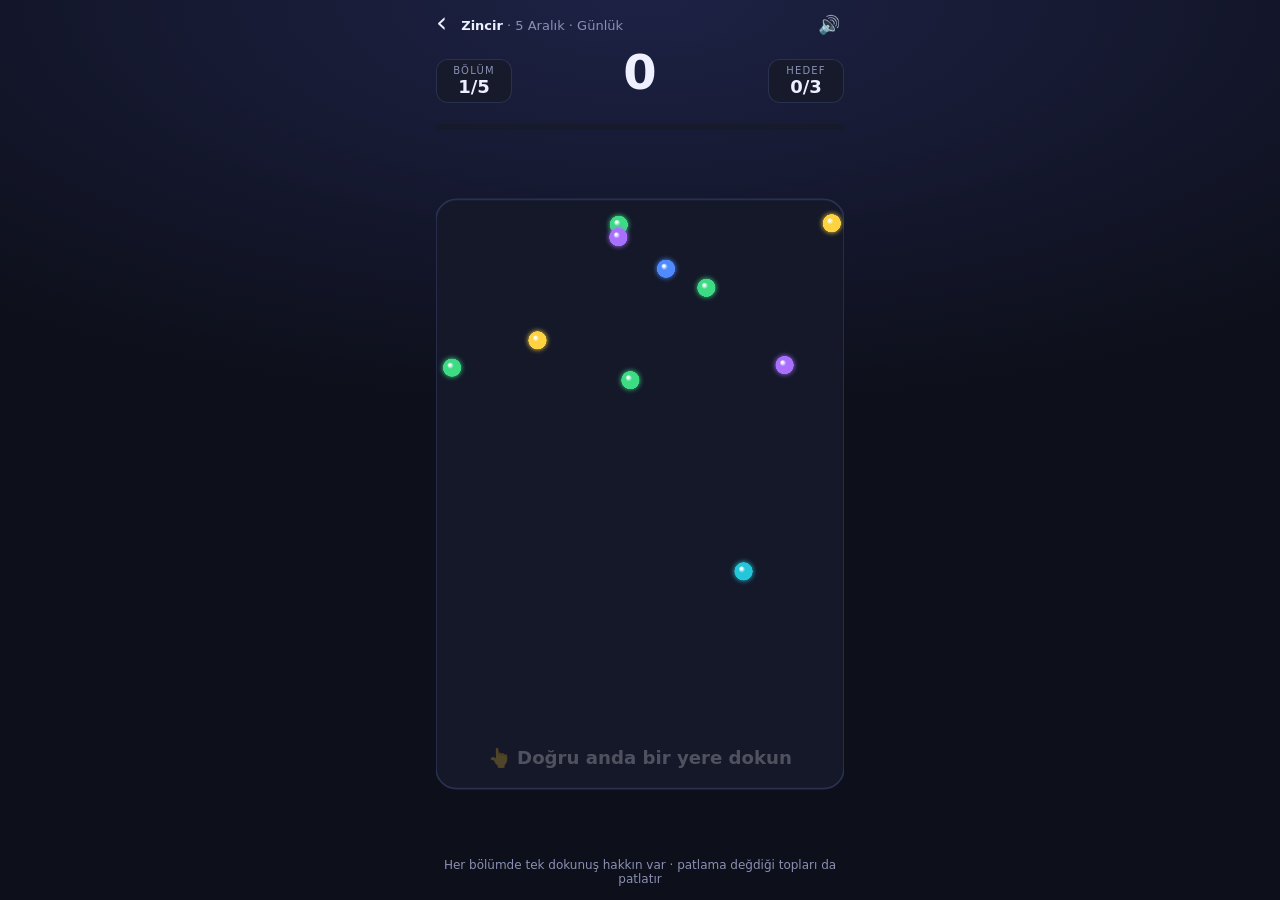
<file: zincir.html>
<!doctype html>
<html lang="tr">
<head>
<meta charset="utf-8">
<meta name="viewport" content="width=device-width,initial-scale=1,maximum-scale=1,user-scalable=no,viewport-fit=cover">
<meta name="theme-color" content="#0d0f1a">
<meta name="mobile-web-app-capable" content="yes">
<meta name="apple-mobile-web-app-capable" content="yes">
<title>Zincir</title>
<link rel="stylesheet" href="ortak.css">
</head>
<body class="game">
<div id="app">
  <header class="hud">
    <div class="stat"><small>BÖLÜM</small><b id="lvl">1/5</b></div>
    <div class="score"><b id="score">0</b><small id="sub"></small></div>
    <div class="stat"><small>HEDEF</small><b id="goal">0/0</b></div>
  </header>
  <div class="bar"><i id="prog"></i></div>
  <div class="stage"><canvas id="cv"></canvas></div>
  <p id="hint">Her bölümde tek dokunuş hakkın var · patlama değdiği topları da patlatır</p>
</div>
<script src="ortak.js"></script>
<script>
const W=360,H=520,BR=8,ER=50,GROW=14,HOLD=90,GONE=106;
const LEVELS=[[10,3],[16,6],[24,12],[32,16],[42,24]]; // [balls, target]
const COLORS=['#ff5d73','#ffd23f','#4f8bff','#3ddc84','#a970ff','#26c6da'];
const SPR=COLORS.map(ballSprite);
const cv=$('#cv'),ctx=cv.getContext('2d'),view=watchCanvas(cv,W,H);
let lvl,balls,booms,caught,total,shown,results,tapped,phase,nextAt,lastBeep=0;

function startLevel(i){lvl=i;const Rn=rng(DAY+'-zincir-'+i);
  balls=Array.from({length:LEVELS[i][0]},()=>{const a=Rn()*6.283,sp=.8+Rn()*.6;
    return{x:BR+Rn()*(W-2*BR),y:BR+Rn()*(H-2*BR),vx:Math.cos(a)*sp,vy:Math.sin(a)*sp,c:Rn()*COLORS.length|0}});
  booms=[];caught=0;tapped=false;phase='play';hud()}
function start(){total=shown=0;results=[];startLevel(0)}
function hud(){const[,t]=LEVELS[lvl];$('#lvl').textContent=`${lvl+1}/${LEVELS.length}`;$('#goal').textContent=`${caught}/${t}`;
  $('#prog').style.width=Math.min(100,caught/t*100)+'%';
  const b=Math.max(total,bestOf('zincir'));$('#sub').textContent=[b&&'⭐ Rekor '+b,TARGET&&(total>TARGET?'✅ Hedefi geçtin':'🎯 Hedef '+TARGET)].filter(Boolean).join(' · ')}

cv.addEventListener('pointerdown',e=>{if(!balls||!$('#over').hidden)return;
  if(phase==='result'){nextAt=0;return} // tap to skip the pause
  if(phase!=='play'||tapped)return;const p=toWorld(e,view);if(p.x<0||p.x>W||p.y<0||p.y>H)return;
  tapped=true;booms.push({x:p.x,y:p.y,t:0,r:0,c:'#ffffff'});beep(180,.15,'sine',.15);buzz(15)});

function pop(b){burst(b.x,b.y,COLORS[b.c],6);const now=performance.now();
  if(now-lastBeep>45){lastBeep=now;beep(330*2**(Math.min(caught,30)/12),.09,'triangle',.09);buzz(8)}}

function step(){if(!balls)return;
  if(phase==='result'&&performance.now()>=nextAt){if(lvl<LEVELS.length-1)startLevel(lvl+1);else done();return}
  for(const b of balls){b.x+=b.vx;b.y+=b.vy;if(b.x<BR&&b.vx<0||b.x>W-BR&&b.vx>0)b.vx*=-1;if(b.y<BR&&b.vy<0||b.y>H-BR&&b.vy>0)b.vy*=-1}
  for(const e of booms){e.t++;e.r=e.t<GROW?ER*Math.sin(e.t/GROW*Math.PI/2):e.t<HOLD?ER:ER*Math.max(0,1-(e.t-HOLD)/(GONE-HOLD))}
  booms=booms.filter(e=>e.t<GONE);
  let hit=false;
  for(let i=balls.length;i--;){const b=balls[i];
    if(booms.some(e=>e.t<HOLD&&Math.hypot(e.x-b.x,e.y-b.y)<e.r+BR)){balls.splice(i,1);booms.push({x:b.x,y:b.y,t:0,r:0,c:COLORS[b.c]});caught++;total++;pop(b);hit=true}}
  if(hit)hud();
  if(phase==='play'&&tapped&&!booms.length){const[,t]=LEVELS[lvl],ok=caught>=t;results.push(caught);phase='result';nextAt=performance.now()+1700;
    beep(ok?660:220,.2,'triangle');if(ok){shake();buzz([20,30,40])}}}

function done(){phase='done';const passed=results.filter((c,i)=>c>=LEVELS[i][1]).length;
  const card=results.map((c,i)=>c>=LEVELS[i][1]?'🟩':c>=LEVELS[i][1]/2?'🟨':'🟥').join('')+'\n';
  finish({key:'zincir',score:total,unit:'top',title:passed===LEVELS.length?'Kusursuz gün! 🎉':'Günün bölümleri bitti',
    chips:[`✅ ${passed}/${LEVELS.length} bölüm`,`💥 en uzun zincir: ${Math.max(...results)}`],card,again:start})}

function draw(){const v=view;if(!v.s||!balls)return;const now=performance.now();worldView(ctx,cv,v);
  ctx.fillStyle='#141829';ctx.strokeStyle='#2a3150';ctx.lineWidth=1.5;ctx.beginPath();ctx.roundRect(0,0,W,H,18);ctx.fill();ctx.stroke();
  ctx.save();ctx.clip();
  for(const e of booms){const a=e.t<HOLD?1:Math.max(0,1-(e.t-HOLD)/(GONE-HOLD));
    ctx.globalAlpha=.22*a;ctx.fillStyle=e.c;ctx.beginPath();ctx.arc(e.x,e.y,e.r,0,6.283);ctx.fill();
    ctx.globalAlpha=.8*a;ctx.strokeStyle=e.c;ctx.lineWidth=2;ctx.stroke()}
  ctx.globalAlpha=1;
  for(const b of balls)drawBall(ctx,SPR[b.c],b.x,b.y,BR);
  drawFx(ctx);
  ctx.textAlign='center';ctx.textBaseline='middle';
  if(phase==='play'&&!tapped){ctx.globalAlpha=.55+.3*Math.sin(now/300);ctx.fillStyle='#fff';ctx.font='700 16px system-ui';ctx.fillText('👆 Doğru anda bir yere dokun',W/2,H-26);ctx.globalAlpha=1}
  if(phase==='result'){const[n,t]=LEVELS[lvl],ok=caught>=t;ctx.fillStyle='rgba(13,15,26,.6)';ctx.fillRect(0,0,W,H);
    ctx.fillStyle=ok?'#3ddc84':'#ff5d73';ctx.font='900 54px system-ui';ctx.fillText(`${caught}/${n}`,W/2,H/2-20);
    ctx.fillStyle='#fff';ctx.font='700 18px system-ui';ctx.fillText(ok?'✅ Bölüm geçildi':`❌ Hedef ${t} idi`,W/2,H/2+28);
    ctx.fillStyle='#8a90b3';ctx.font='600 13px system-ui';ctx.fillText(lvl<LEVELS.length-1?'dokun → sonraki bölüm':'',W/2,H/2+58)}
  ctx.restore();
  if(shown<total)shown+=Math.ceil((total-shown)/6);else shown=total;$('#score').textContent=shown}

start();loop(step,draw);
</script>
</body>
</html>
</file>
<file: ortak.css>
:root{color-scheme:dark;--bg:#0d0f1a;--panel:#161a2b;--line:#2a3150;--text:#eef0ff;--dim:#8a90b3;--accent:#ffcc33}
*{box-sizing:border-box;margin:0;padding:0;-webkit-tap-highlight-color:transparent}
html,body{height:100%;overscroll-behavior:none;color:var(--text);font-family:system-ui,-apple-system,"Segoe UI",Roboto,sans-serif}
body{background:radial-gradient(120% 70% at 50% 0%,#1d2245 0%,var(--bg) 65%) var(--bg)}
body.game{overflow:hidden;touch-action:none;user-select:none;-webkit-user-select:none}
#app{height:100vh;height:100dvh;max-width:440px;margin:0 auto;display:flex;flex-direction:column;gap:10px;padding:max(12px,env(safe-area-inset-top)) 16px max(14px,env(safe-area-inset-bottom))}
.top{display:flex;align-items:center;gap:4px;font-size:13px;color:var(--dim)}
.top a{color:var(--text);text-decoration:none;font-size:28px;line-height:.7;padding:0 10px 4px 0}
.top .t{flex:1}
.top b{color:var(--text)}
#mute{background:none;border:0;font-size:18px;cursor:pointer;padding:2px 4px}
.hud{display:flex;align-items:center;justify-content:space-between}
.stat{display:flex;flex-direction:column;align-items:center;min-width:76px;padding:6px 10px;background:var(--panel);border-radius:12px;box-shadow:inset 0 0 0 1px var(--line)}
.stat small{font-size:10px;letter-spacing:.12em;color:var(--dim)}
.stat b{font-size:18px;font-variant-numeric:tabular-nums}
.score{display:flex;flex-direction:column;align-items:center;gap:3px}
#score{font-size:48px;font-weight:800;line-height:1;font-variant-numeric:tabular-nums}
#sub{font-size:12px;color:var(--dim);min-height:15px}
#combo{font-size:12px;font-weight:800;color:#1a1200;background:var(--accent);border-radius:99px;padding:1px 8px;visibility:hidden}
#combo.on{visibility:visible;animation:in .25s}
.bar{height:6px;border-radius:99px;background:var(--panel);overflow:hidden;flex:none}
#prog{display:block;height:100%;width:0;background:linear-gradient(90deg,#4f8bff,#a970ff,#ff7ad9);transition:width .2s}
.stage{flex:1;min-height:0;position:relative}
.stage canvas{position:absolute;inset:0;width:100%;height:100%;touch-action:none}
#hint{text-align:center;font-size:12px;color:var(--dim);flex:none;min-height:15px}
#toast{position:fixed;left:50%;top:20%;transform:translateX(-50%);z-index:30;background:var(--accent);color:#1a1200;font-weight:800;padding:10px 18px;border-radius:99px;pointer-events:none;opacity:0;transition:opacity .25s;white-space:nowrap}
#toast.on{opacity:1}
.ov{position:fixed;inset:0;z-index:20;display:grid;place-items:center;padding:16px;background:rgba(5,6,12,.72);backdrop-filter:blur(6px);-webkit-backdrop-filter:blur(6px)}
.ov[hidden]{display:none}
.card{width:100%;max-width:360px;text-align:center;background:var(--panel);border-radius:22px;padding:26px 22px 18px;box-shadow:0 20px 60px rgba(0,0,0,.6),inset 0 0 0 1px var(--line);animation:in .35s}
#oTitle{color:var(--dim);font-weight:600}
#oScore{display:block;font-size:60px;font-weight:900;line-height:1.1;background:linear-gradient(135deg,#ffcc33,#ff7a3d);-webkit-background-clip:text;background-clip:text;color:transparent}
.chips{display:flex;justify-content:center;flex-wrap:wrap;gap:8px;margin:12px 0}
.chips span{background:#232945;border-radius:99px;padding:5px 12px;font-size:14px;font-weight:600}
#oMsg{min-height:44px;line-height:1.45;margin-bottom:6px}
.btn{display:block;width:100%;margin-top:10px;padding:15px;border:0;border-radius:14px;font:inherit;font-size:17px;font-weight:800;color:var(--text);background:#252b45;cursor:pointer;text-align:center;text-decoration:none}
.btn.pri{background:linear-gradient(135deg,#ffcc33,#ff7a3d);color:#1a1200}
.lnk{display:inline-block;margin-top:14px;color:var(--dim);font-size:14px;text-decoration:none}
button:focus-visible,a:focus-visible{outline:2px solid var(--accent);outline-offset:2px}
.shake{animation:shake .35s}
.ov.pause{z-index:25}
.pt{font-size:24px;font-weight:900}
.ps{color:var(--dim);margin:6px 0 8px}
@keyframes in{from{opacity:0;transform:scale(.7)}}
@keyframes shake{20%{transform:translate(-6px,2px)}40%{transform:translate(5px,-3px)}60%{transform:translate(-4px,1px)}80%{transform:translate(3px,0)}}
</file>
